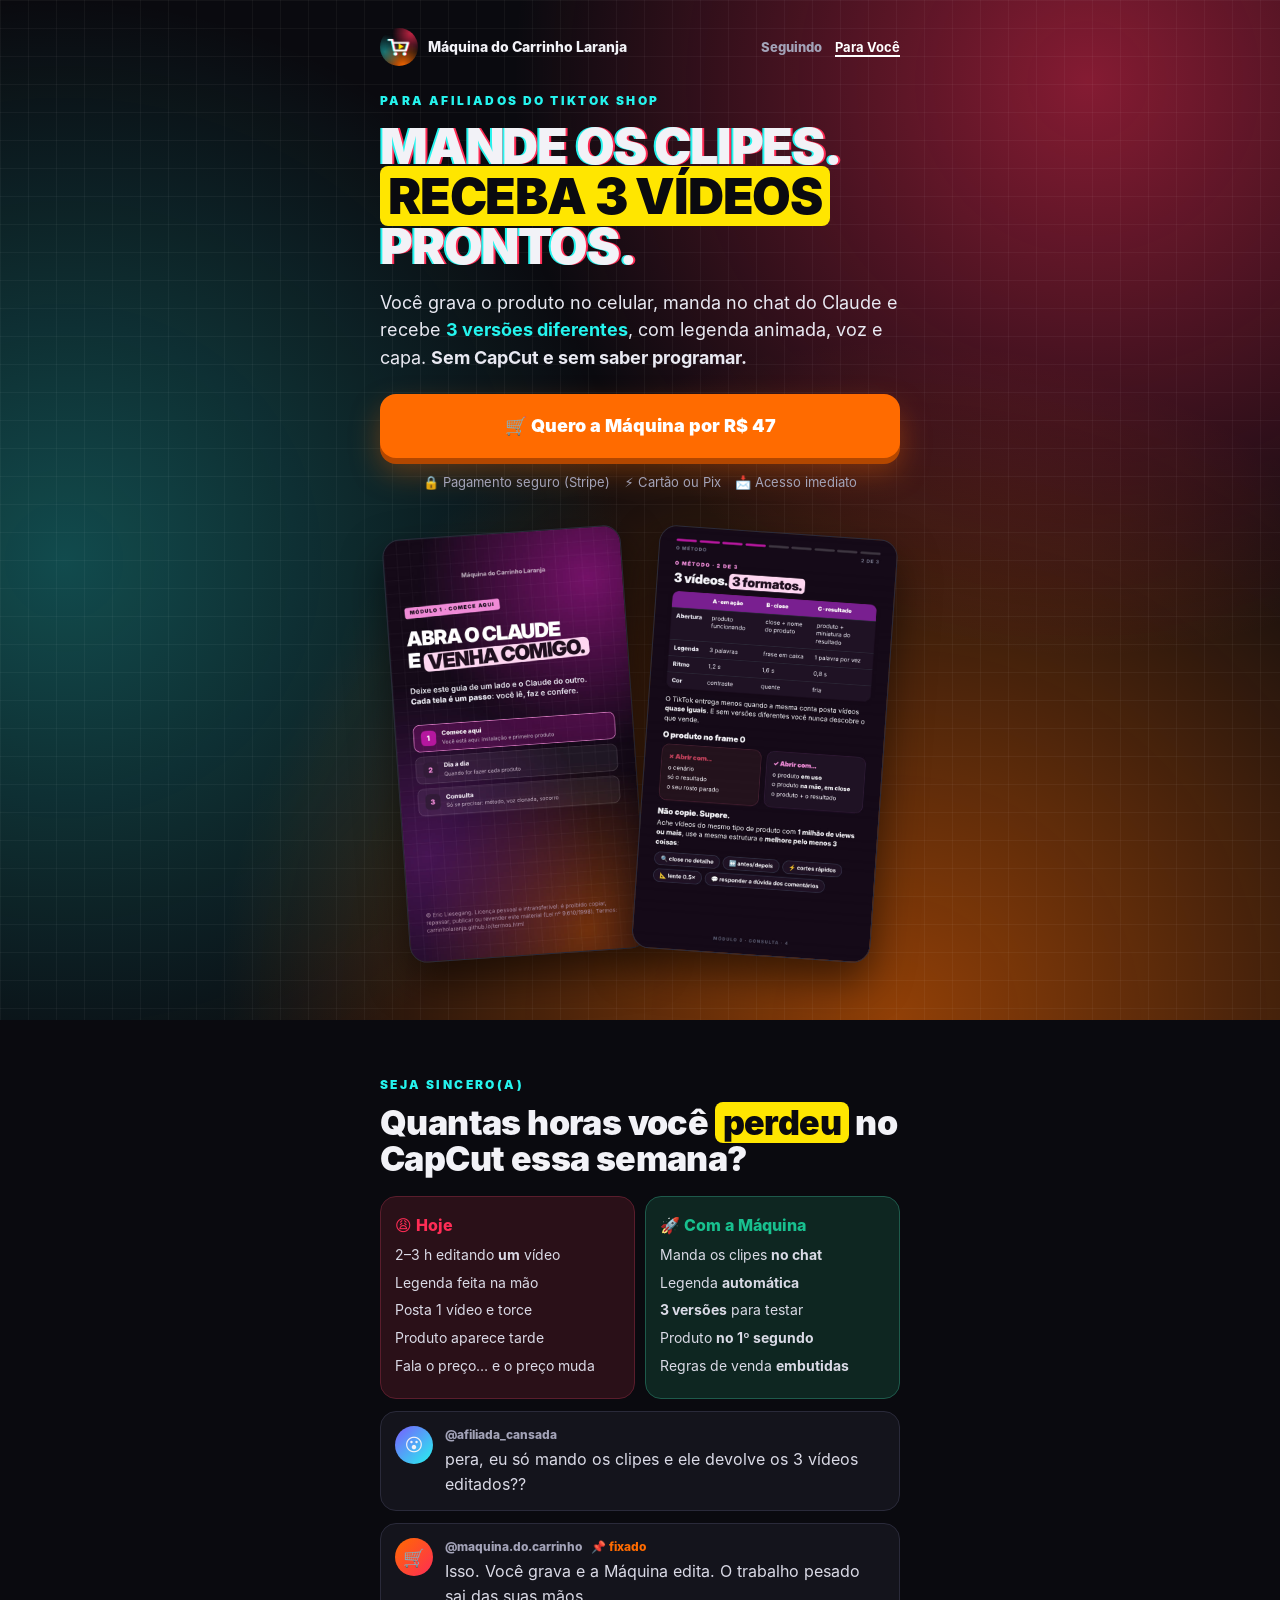
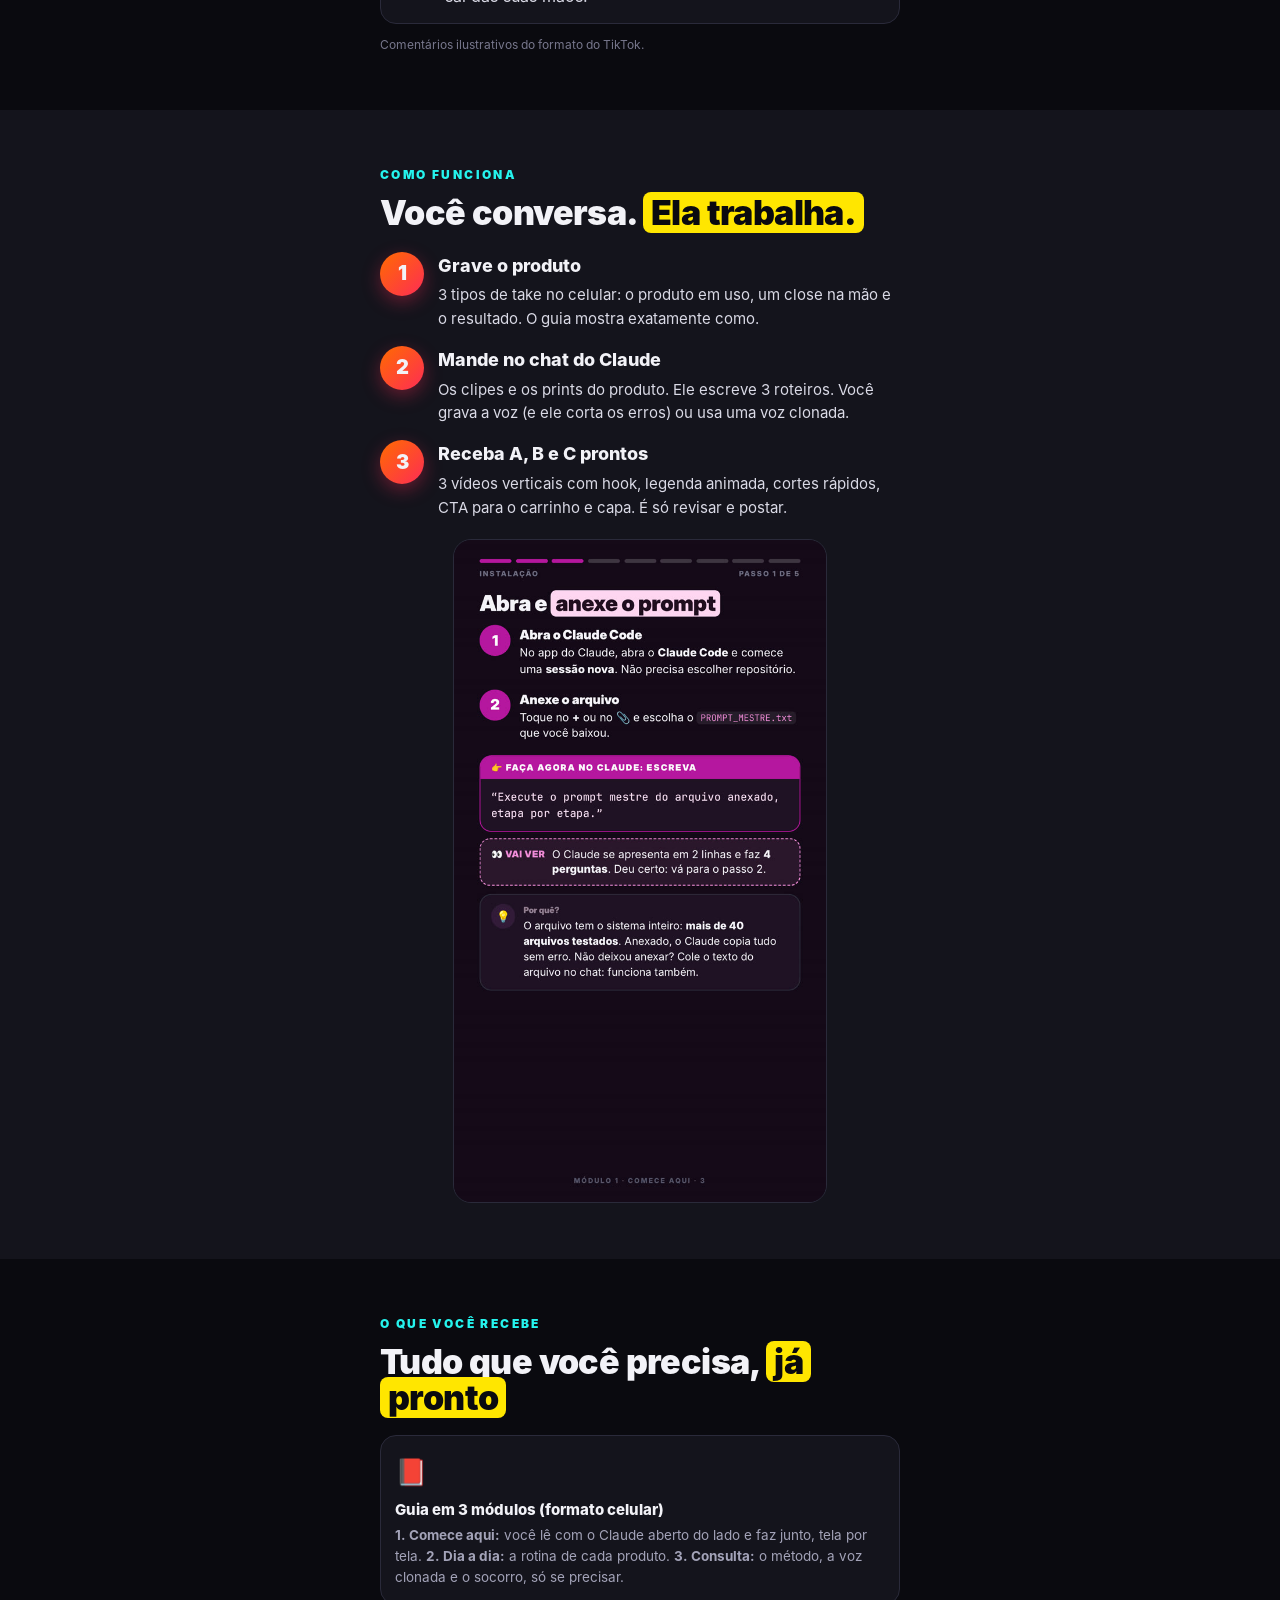
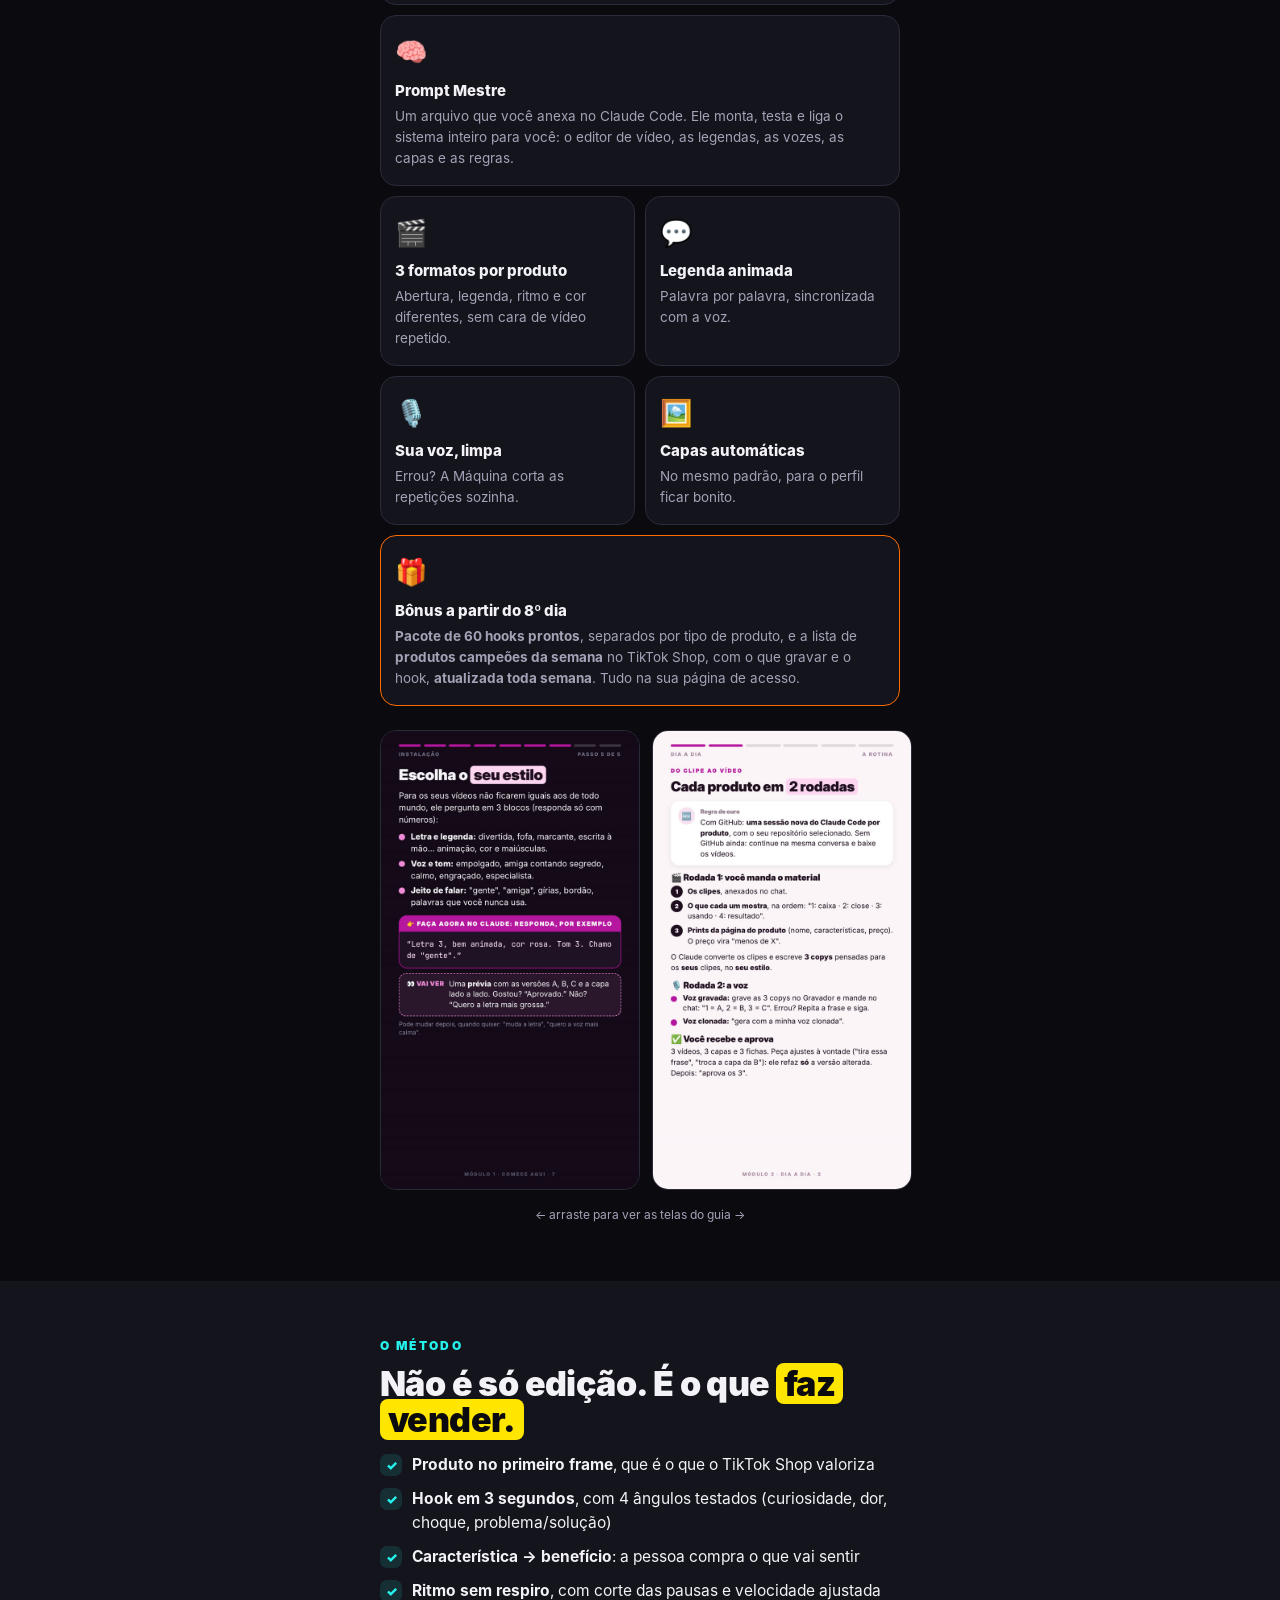
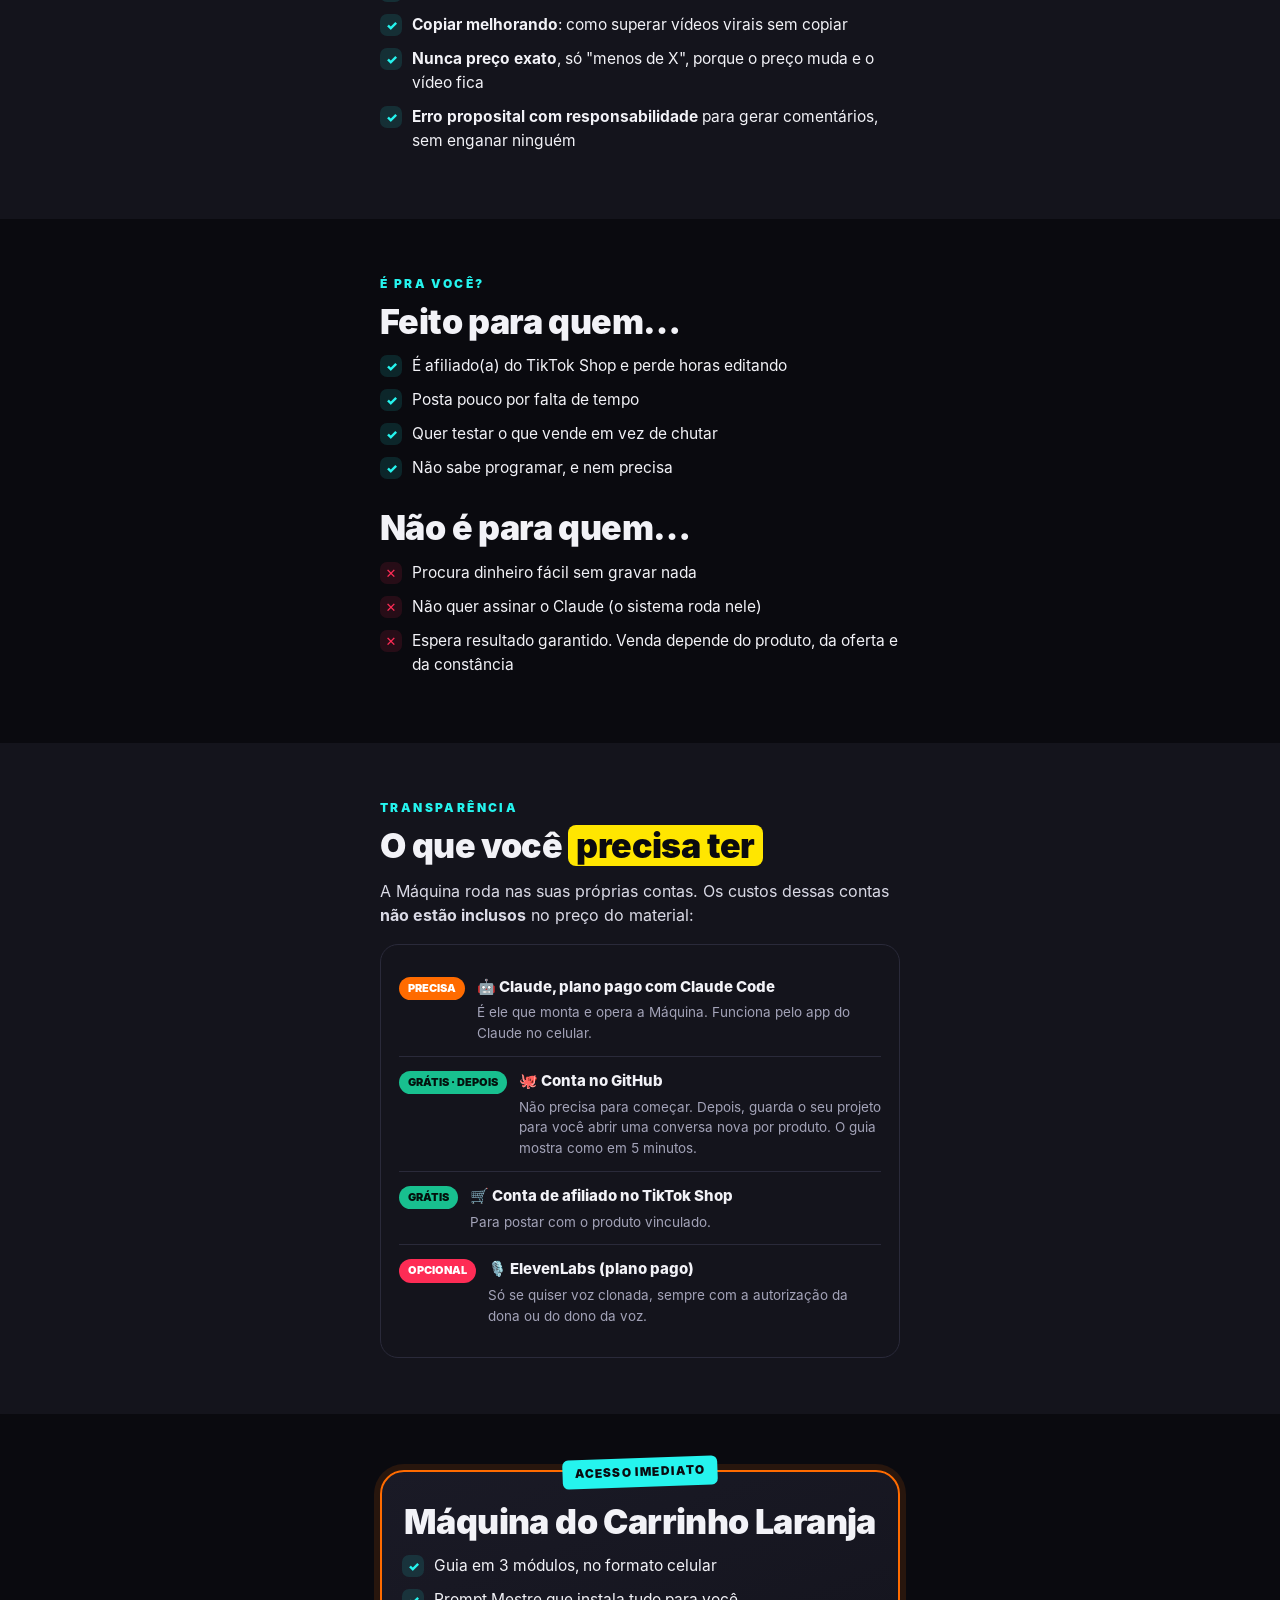
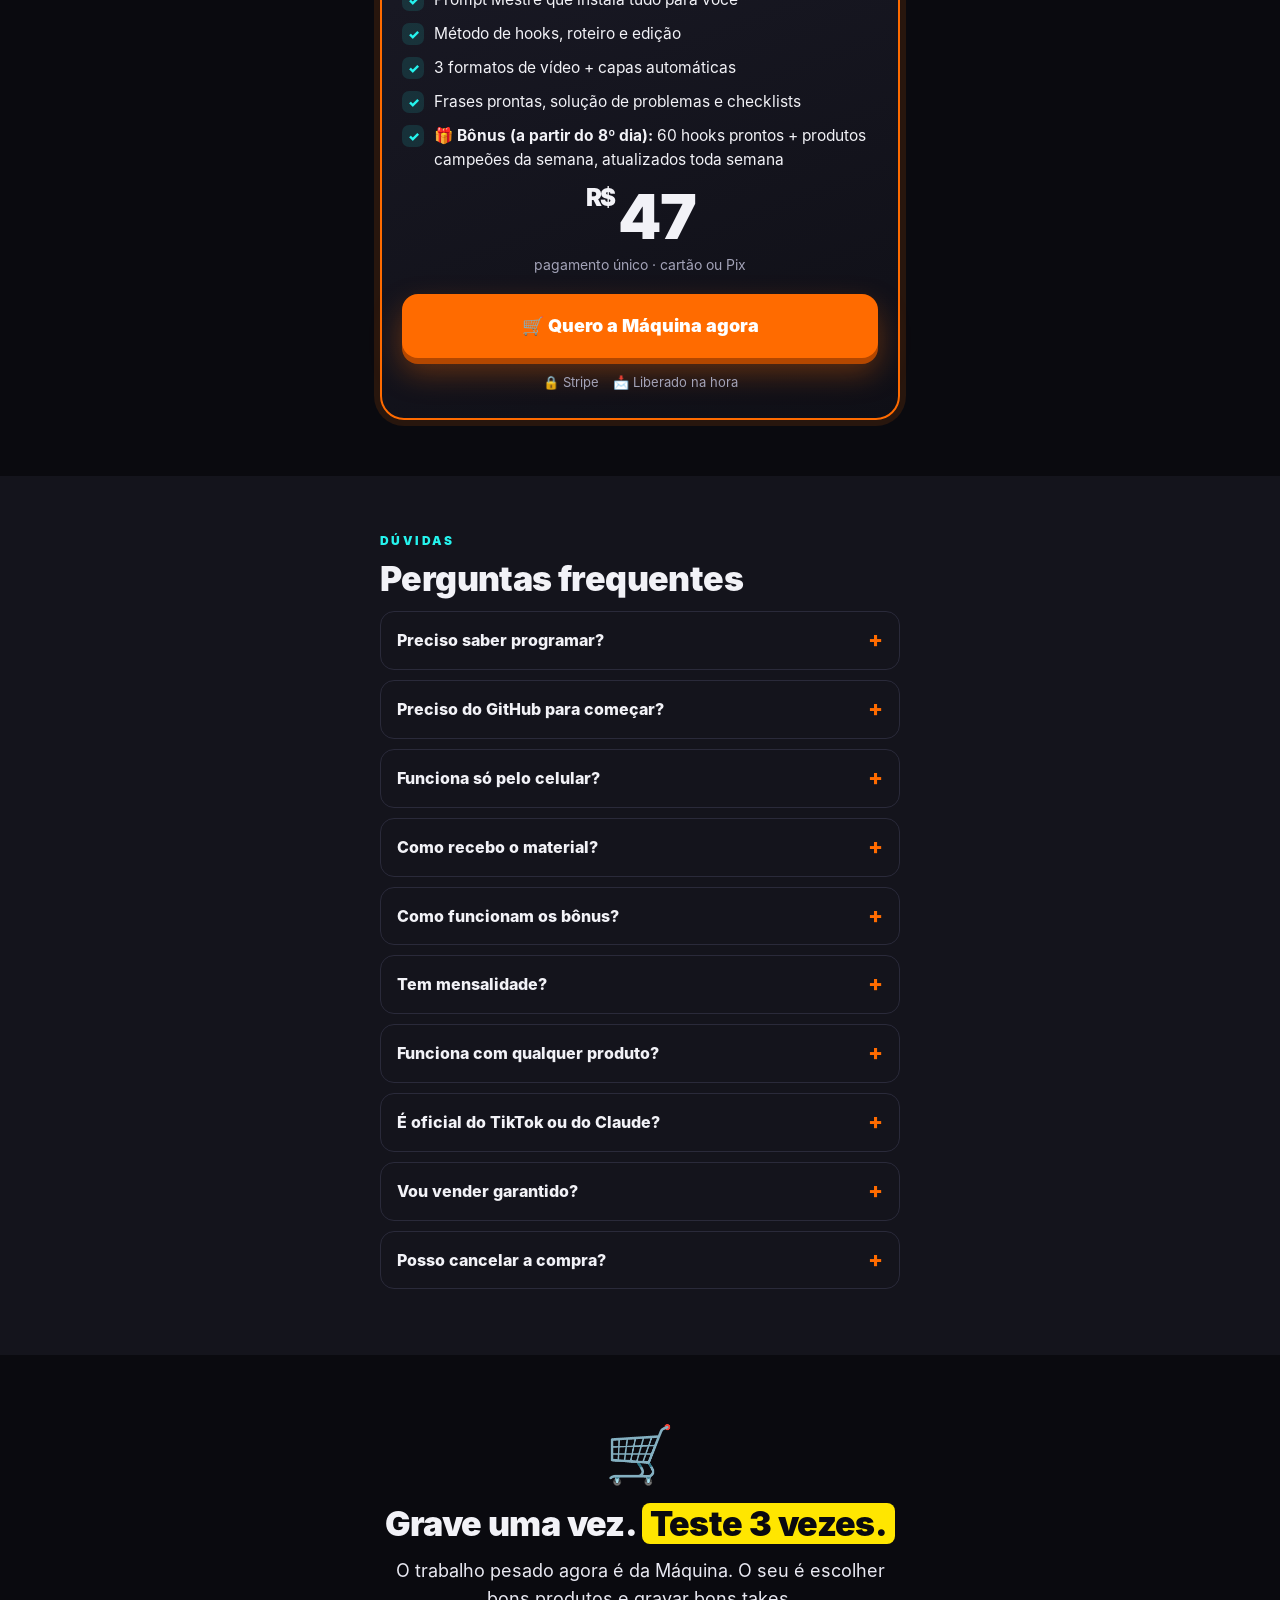
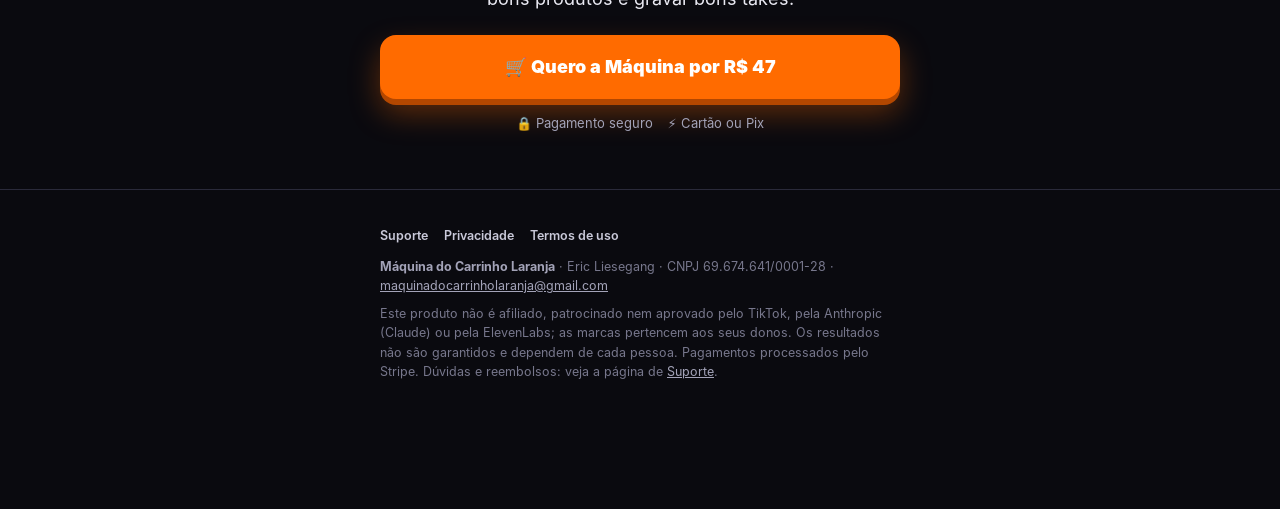
<file: index.html>
<!doctype html>
<html lang="pt-BR">
<head>
<meta charset="utf-8">
<meta name="viewport" content="width=device-width, initial-scale=1, viewport-fit=cover">
<title>Máquina do Carrinho Laranja: 3 vídeos prontos para o TikTok Shop</title>
<meta name="description" content="Mande os clipes do celular no chat e receba 3 vídeos prontos para o TikTok Shop, com legenda, voz e capa. Sem editar nada. Guia em 3 módulos + Prompt Mestre por R$ 47.">
<meta name="theme-color" content="#0A0A0F">
<meta property="og:type" content="website">
<meta property="og:title" content="Máquina do Carrinho Laranja">
<meta property="og:description" content="Mande os clipes no chat e receba 3 vídeos prontos para o TikTok Shop. Sem editar nada.">
<meta property="og:image" content="https://carrinholaranja.github.io/img/og.png">
<meta property="og:url" content="https://carrinholaranja.github.io/">
<meta name="twitter:card" content="summary_large_image">
<link rel="icon" type="image/png" href="img/favicon.png">
<link rel="apple-touch-icon" href="img/icone-180.png">
<link rel="stylesheet" href="css/fonte.css">
<style>
:root{ --preto:#0A0A0F; --preto2:#14141C; --preto3:#1D1D28; --borda:#2A2A3A; --texto:#F2F2F7; --suave:#A3A3B8;
  --rosa:#FE2C55; --ciano:#25F4EE; --laranja:#FF6B00; --amarelo:#FFE600; --verde:#18C08F }
*{ box-sizing:border-box; margin:0; padding:0 }
html{ scroll-behavior:smooth }
body{ font-family:"Inter",system-ui,-apple-system,sans-serif; background:var(--preto); color:var(--texto); line-height:1.55; -webkit-font-smoothing:antialiased }
a{ color:inherit }
img{ max-width:100%; display:block }
.wrap{ max-width:560px; margin:0 auto; padding:0 20px }
section{ padding:56px 0 }
.kicker{ font-size:12px; font-weight:900; letter-spacing:2.4px; text-transform:uppercase; color:var(--ciano); margin-bottom:10px }
h1{ font-size:clamp(34px,10vw,50px); line-height:1; font-weight:900; letter-spacing:-1.2px; text-transform:uppercase; text-shadow:-2px 0 var(--ciano),2px 0 var(--rosa) }
h2{ font-size:clamp(26px,7.4vw,34px); line-height:1.08; font-weight:900; letter-spacing:-.6px; margin-bottom:14px }
h3{ font-size:18px; font-weight:800; margin-bottom:4px }
p{ color:#DADAE6 } .lead{ font-size:18px; color:#E9E9F2 }
.hl{ background:var(--amarelo); color:var(--preto); padding:0 8px; border-radius:8px; -webkit-box-decoration-break:clone; box-decoration-break:clone; text-shadow:none }
.rosa{ color:var(--rosa) } .ciano{ color:var(--ciano) } .laranja{ color:var(--laranja) }

/* botão */
.btn{ display:flex; align-items:center; justify-content:center; gap:10px; width:100%; padding:18px 22px; border-radius:16px; background:var(--laranja); color:#fff;
  font-weight:900; font-size:18px; text-decoration:none; box-shadow:0 6px 0 #B34700, 0 14px 30px rgba(255,107,0,.35); transition:transform .1s }
.btn:active{ transform:translateY(3px); box-shadow:0 3px 0 #B34700 }
.selos{ display:flex; flex-wrap:wrap; justify-content:center; gap:6px 14px; margin-top:14px; font-size:13px; color:var(--suave) }

/* hero */
.hero{ position:relative; overflow:hidden; padding:28px 0 48px;
  background:radial-gradient(circle at 85% 8%,rgba(254,44,85,.5),transparent 40%),radial-gradient(circle at 5% 55%,rgba(37,244,238,.28),transparent 42%),radial-gradient(circle at 70% 100%,rgba(255,107,0,.55),transparent 50%),var(--preto) }
.hero::before{ content:""; position:absolute; inset:0; background-image:linear-gradient(rgba(255,255,255,.04) 1px,transparent 1px),linear-gradient(90deg,rgba(255,255,255,.04) 1px,transparent 1px); background-size:28px 28px; pointer-events:none }
.hero .wrap{ position:relative }
.topo{ display:flex; align-items:center; gap:10px; margin-bottom:26px; font-weight:800; font-size:14px }
.topo img{ width:38px; height:38px; border-radius:50% }
.abas{ margin-left:auto; color:var(--suave); font-size:13px } .abas b{ color:#fff; border-bottom:2px solid #fff; margin-left:10px }
.hero .lead{ margin:18px 0 22px }
.vitrine{ display:flex; gap:12px; justify-content:center; margin:30px 0 26px }
.vitrine img{ width:46%; border-radius:18px; box-shadow:0 18px 40px rgba(0,0,0,.55); border:1px solid #2A2A3A }
.vitrine img:first-child{ transform:rotate(-4deg) translateY(10px) } .vitrine img:last-child{ transform:rotate(4deg) translateY(10px) }

/* comentários */
.coment{ display:flex; gap:12px; background:var(--preto2); border:1px solid var(--borda); border-radius:16px; padding:14px; margin:12px 0 }
.av{ flex:none; width:38px; height:38px; border-radius:50%; display:flex; align-items:center; justify-content:center; font-size:18px; background:linear-gradient(135deg,#7A5CFF,var(--ciano)) }
.av.l{ background:linear-gradient(135deg,var(--laranja),var(--rosa)) }
.coment .nome{ font-size:12px; font-weight:800; color:var(--suave); margin-bottom:2px } .coment .fix{ color:var(--laranja); margin-left:6px }

/* antes x depois */
.vs{ display:grid; grid-template-columns:1fr 1fr; gap:10px; margin-top:18px }
.vs div{ border-radius:16px; padding:16px 14px }
.vs .ruim{ background:#2A1018; border:1px solid #5A1D2C } .vs .bom{ background:#0E2621; border:1px solid #1E5A4B }
.vs h3{ font-size:16px } .vs .ruim h3{ color:var(--rosa) } .vs .bom h3{ color:var(--verde) }
.vs ul{ list-style:none; font-size:14px; color:#DADAE6 } .vs li{ margin:6px 0 }

/* passos */
.passos{ counter-reset:p; margin-top:20px }
.passo{ display:flex; gap:14px; align-items:flex-start; margin:16px 0 }
.passo .n{ flex:none; width:44px; height:44px; border-radius:50%; background:linear-gradient(135deg,var(--laranja),var(--rosa)); display:flex; align-items:center; justify-content:center; font-weight:900; font-size:20px; box-shadow:0 6px 18px rgba(254,44,85,.35) }
.passo p{ font-size:15px }

/* cards */
.cards{ display:grid; grid-template-columns:1fr 1fr; gap:10px; margin-top:18px }
.card{ background:var(--preto2); border:1px solid var(--borda); border-radius:16px; padding:16px 14px }
.card .ico{ font-size:26px; margin-bottom:6px } .card h3{ font-size:15px } .card p{ font-size:13.5px; color:var(--suave) }
.card.largo{ grid-column:1/-1 }

/* galeria */
.galeria{ display:flex; gap:12px; overflow-x:auto; scroll-snap-type:x mandatory; padding:6px 20px 16px; margin:18px -20px 0 }
.galeria img{ flex:none; width:62%; max-width:260px; border-radius:16px; scroll-snap-align:center; border:1px solid var(--borda) }
.dica-scroll{ font-size:12px; color:var(--suave); text-align:center }

/* listas */
ul.check{ list-style:none; margin-top:14px }
ul.check li{ position:relative; padding-left:32px; margin:10px 0; font-size:15.5px }
ul.check li::before{ content:"✓"; position:absolute; left:0; top:1px; width:22px; height:22px; border-radius:7px; background:rgba(37,244,238,.12); color:var(--ciano); font-weight:900; font-size:13px; display:flex; align-items:center; justify-content:center }
ul.x li::before{ content:"✕"; background:rgba(254,44,85,.12); color:var(--rosa) }

/* requisitos */
.req{ background:var(--preto2); border:1px solid var(--borda); border-radius:18px; padding:18px; margin-top:16px }
.req .item{ display:flex; gap:12px; padding:12px 0; border-bottom:1px solid var(--borda) } .req .item:last-child{ border:0 }
.req .tag{ flex:none; font-size:11px; font-weight:900; padding:3px 9px; border-radius:99px; height:fit-content; margin-top:2px }
.tag.ob{ background:var(--laranja); color:#fff } .tag.gr{ background:var(--verde); color:#04110D } .tag.op{ background:var(--rosa); color:#fff }
.req h3{ font-size:15px } .req p{ font-size:13.5px; color:var(--suave) }

/* oferta */
.oferta{ position:relative; border-radius:24px; padding:26px 20px; background:linear-gradient(160deg,#1A1A26,#0F0F16); border:2px solid var(--laranja); box-shadow:0 0 0 6px rgba(255,107,0,.12) }
.oferta .selo{ position:absolute; top:-14px; left:50%; transform:translateX(-50%) rotate(-2deg); background:var(--ciano); color:var(--preto); font-weight:900; font-size:12px; letter-spacing:1.2px; padding:5px 12px; border-radius:6px; white-space:nowrap }
.preco{ text-align:center; margin:14px 0 18px }
.preco .valor{ font-size:62px; font-weight:900; letter-spacing:-2px; line-height:1 } .preco .valor small{ font-size:24px; vertical-align:top; margin-right:4px }
.preco .sub{ color:var(--suave); font-size:14px; margin-top:6px }

/* faq */
details{ background:var(--preto2); border:1px solid var(--borda); border-radius:14px; padding:16px; margin:10px 0 }
summary{ font-weight:800; cursor:pointer; list-style:none; display:flex; justify-content:space-between; gap:10px }
summary::-webkit-details-marker{ display:none } summary::after{ content:"+"; color:var(--laranja); font-size:22px; line-height:1 }
details[open] summary::after{ content:"–" } details p{ margin-top:10px; font-size:14.5px; color:#CFCFDD }

.garantia{ display:flex; gap:16px; align-items:center; background:#0E2621; border:1px solid #1E5A4B; border-radius:18px; padding:18px }
.garantia .g{ flex:none; width:64px; height:64px; border-radius:50%; border:3px solid var(--verde); display:flex; flex-direction:column; align-items:center; justify-content:center; font-weight:900; color:var(--verde); line-height:1 }
.garantia .g b{ font-size:24px } .garantia .g small{ font-size:9px; letter-spacing:1px }

footer{ padding:36px 0 120px; border-top:1px solid var(--borda); font-size:12.5px; color:#77778C }
footer p{ color:#77778C; margin:8px 0 }

/* barra fixa */
.fixa{ position:fixed; left:0; right:0; bottom:0; padding:12px 16px calc(12px + env(safe-area-inset-bottom)); background:rgba(10,10,15,.92); backdrop-filter:blur(10px); border-top:1px solid var(--borda);
  display:flex; align-items:center; gap:12px; transform:translateY(110%); visibility:hidden; transition:transform .3s, visibility .3s; z-index:9 }
.fixa.on{ transform:none; visibility:visible }
.fixa .info{ font-size:13px; line-height:1.2 } .fixa .info b{ display:block; font-size:18px }
.fixa .btn{ padding:14px 16px; font-size:16px; box-shadow:0 4px 0 #B34700 }
</style>
</head>
<body>

<!-- HERO -->
<header class="hero">
  <div class="wrap">
    <div class="topo"><img src="img/icone-180.png" alt=""><span>Máquina do Carrinho Laranja</span><span class="abas">Seguindo <b>Para Você</b></span></div>
    <div class="kicker">Para afiliados do TikTok Shop</div>
    <h1>Mande os clipes.<br><span class="hl">Receba 3 vídeos</span><br>prontos.</h1>
    <p class="lead">Você grava o produto no celular, manda no chat do Claude e recebe <b class="ciano">3 versões diferentes</b>, com legenda animada, voz e capa. <b>Sem CapCut e sem saber programar.</b></p>
    <a class="btn" href="https://maquina.carrinholaranja.workers.dev/comprar?origem=topo" data-cta>🛒 Quero a Máquina por R$ 47</a>
    <div class="selos"><span>🔒 Pagamento seguro (Stripe)</span><span>⚡ Cartão ou Pix</span><span>📩 Acesso imediato</span></div>
    <div class="vitrine"><img src="img/m1-capa.jpg" alt="Capa do Módulo 1 do guia: Abra o Claude e venha comigo"><img src="img/m3-formatos.jpg" alt="Os 3 formatos de vídeo A, B e C"></div>
  </div>
</header>

<!-- DOR -->
<section><div class="wrap">
  <div class="kicker">Seja sincero(a)</div>
  <h2>Quantas horas você <span class="hl">perdeu</span> no CapCut essa semana?</h2>
  <div class="vs">
    <div class="ruim"><h3>😩 Hoje</h3><ul><li>2–3 h editando <b>um</b> vídeo</li><li>Legenda feita na mão</li><li>Posta 1 vídeo e torce</li><li>Produto aparece tarde</li><li>Fala o preço… e o preço muda</li></ul></div>
    <div class="bom"><h3>🚀 Com a Máquina</h3><ul><li>Manda os clipes <b>no chat</b></li><li>Legenda <b>automática</b></li><li><b>3 versões</b> para testar</li><li>Produto <b>no 1º segundo</b></li><li>Regras de venda <b>embutidas</b></li></ul></div>
  </div>
  <div class="coment"><div class="av">😮</div><div><div class="nome">@afiliada_cansada</div><p>pera, eu só mando os clipes e ele devolve os 3 vídeos editados??</p></div></div>
  <div class="coment"><div class="av l">🛒</div><div><div class="nome">@maquina.do.carrinho <span class="fix">📌 fixado</span></div><p>Isso. Você grava e a Máquina edita. O trabalho pesado sai das suas mãos.</p></div></div>
  <p style="font-size:12px;color:#77778C;margin-top:6px">Comentários ilustrativos do formato do TikTok.</p>
</div></section>

<!-- COMO FUNCIONA -->
<section style="background:var(--preto2)"><div class="wrap">
  <div class="kicker">Como funciona</div>
  <h2>Você conversa. <span class="hl">Ela trabalha.</span></h2>
  <div class="passos">
    <div class="passo"><div class="n">1</div><div><h3>Grave o produto</h3><p>3 tipos de take no celular: o produto em uso, um close na mão e o resultado. O guia mostra exatamente como.</p></div></div>
    <div class="passo"><div class="n">2</div><div><h3>Mande no chat do Claude</h3><p>Os clipes e os prints do produto. Ele escreve 3 roteiros. Você grava a voz (e ele corta os erros) ou usa uma voz clonada.</p></div></div>
    <div class="passo"><div class="n">3</div><div><h3>Receba A, B e C prontos</h3><p>3 vídeos verticais com hook, legenda animada, cortes rápidos, CTA para o carrinho e capa. É só revisar e postar.</p></div></div>
  </div>
  <img src="img/m1-passo1.jpg" alt="Passo a passo do guia, feito junto com o Claude aberto" style="width:72%;margin:20px auto 0;border-radius:18px;border:1px solid var(--borda)">
</div></section>

<!-- O QUE VEM -->
<section><div class="wrap">
  <div class="kicker">O que você recebe</div>
  <h2>Tudo que você precisa, <span class="hl">já pronto</span></h2>
  <div class="cards">
    <div class="card largo"><div class="ico">📕</div><h3>Guia em 3 módulos (formato celular)</h3><p><b>1. Comece aqui:</b> você lê com o Claude aberto do lado e faz junto, tela por tela. <b>2. Dia a dia:</b> a rotina de cada produto. <b>3. Consulta:</b> o método, a voz clonada e o socorro, só se precisar.</p></div>
    <div class="card largo"><div class="ico">🧠</div><h3>Prompt Mestre</h3><p>Um arquivo que você anexa no Claude Code. Ele monta, testa e liga o sistema inteiro para você: o editor de vídeo, as legendas, as vozes, as capas e as regras.</p></div>
    <div class="card"><div class="ico">🎬</div><h3>3 formatos por produto</h3><p>Abertura, legenda, ritmo e cor diferentes, sem cara de vídeo repetido.</p></div>
    <div class="card"><div class="ico">💬</div><h3>Legenda animada</h3><p>Palavra por palavra, sincronizada com a voz.</p></div>
    <div class="card"><div class="ico">🎙️</div><h3>Sua voz, limpa</h3><p>Errou? A Máquina corta as repetições sozinha.</p></div>
    <div class="card"><div class="ico">🖼️</div><h3>Capas automáticas</h3><p>No mesmo padrão, para o perfil ficar bonito.</p></div>
    <div class="card largo" style="border-color:var(--laranja)"><div class="ico">🎁</div><h3>Bônus a partir do 8º dia</h3><p><b>Pacote de 60 hooks prontos</b>, separados por tipo de produto, e a lista de <b>produtos campeões da semana</b> no TikTok Shop, com o que gravar e o hook, <b>atualizada toda semana</b>. Tudo na sua página de acesso.</p></div>
  </div>
  <div class="galeria">
    <img src="img/m1-estilo.jpg" alt="Escolha o seu estilo" loading="lazy"><img src="img/m2-rotina.jpg" alt="Cada produto em 2 rodadas" loading="lazy">
    <img src="img/m3-formatos.jpg" alt="Os 3 formatos" loading="lazy"><img src="img/m3-regras.jpg" alt="Regras que protegem você" loading="lazy">
    <img src="img/m2-cola.jpg" alt="Frases prontas" loading="lazy">
  </div>
  <p class="dica-scroll">← arraste para ver as telas do guia →</p>
</div></section>

<!-- MÉTODO -->
<section style="background:var(--preto2)"><div class="wrap">
  <div class="kicker">O método</div>
  <h2>Não é só edição. É o que <span class="hl">faz vender.</span></h2>
  <ul class="check">
    <li><b>Produto no primeiro frame</b>, que é o que o TikTok Shop valoriza</li>
    <li><b>Hook em 3 segundos</b>, com 4 ângulos testados (curiosidade, dor, choque, problema/solução)</li>
    <li><b>Característica → benefício</b>: a pessoa compra o que vai sentir</li>
    <li><b>Ritmo sem respiro</b>, com corte das pausas e velocidade ajustada</li>
    <li><b>Copiar melhorando</b>: como superar vídeos virais sem copiar</li>
    <li><b>Nunca preço exato</b>, só "menos de X", porque o preço muda e o vídeo fica</li>
    <li><b>Erro proposital com responsabilidade</b> para gerar comentários, sem enganar ninguém</li>
  </ul>
</div></section>

<!-- PRA QUEM -->
<section><div class="wrap">
  <div class="kicker">É pra você?</div>
  <h2>Feito para quem…</h2>
  <ul class="check">
    <li>É afiliado(a) do TikTok Shop e perde horas editando</li>
    <li>Posta pouco por falta de tempo</li>
    <li>Quer testar o que vende em vez de chutar</li>
    <li>Não sabe programar, e nem precisa</li>
  </ul>
  <h2 style="margin-top:30px">Não é para quem…</h2>
  <ul class="check x">
    <li>Procura dinheiro fácil sem gravar nada</li>
    <li>Não quer assinar o Claude (o sistema roda nele)</li>
    <li>Espera resultado garantido. Venda depende do produto, da oferta e da constância</li>
  </ul>
</div></section>

<!-- REQUISITOS -->
<section style="background:var(--preto2)"><div class="wrap">
  <div class="kicker">Transparência</div>
  <h2>O que você <span class="hl">precisa ter</span></h2>
  <p>A Máquina roda nas suas próprias contas. Os custos dessas contas <b>não estão inclusos</b> no preço do material:</p>
  <div class="req">
    <div class="item"><span class="tag ob">PRECISA</span><div><h3>🤖 Claude, plano pago com Claude Code</h3><p>É ele que monta e opera a Máquina. Funciona pelo app do Claude no celular.</p></div></div>
    <div class="item"><span class="tag gr">GRÁTIS · DEPOIS</span><div><h3>🐙 Conta no GitHub</h3><p>Não precisa para começar. Depois, guarda o seu projeto para você abrir uma conversa nova por produto. O guia mostra como em 5 minutos.</p></div></div>
    <div class="item"><span class="tag gr">GRÁTIS</span><div><h3>🛒 Conta de afiliado no TikTok Shop</h3><p>Para postar com o produto vinculado.</p></div></div>
    <div class="item"><span class="tag op">OPCIONAL</span><div><h3>🎙️ ElevenLabs (plano pago)</h3><p>Só se quiser voz clonada, sempre com a autorização da dona ou do dono da voz.</p></div></div>
  </div>
</div></section>

<!-- OFERTA -->
<section id="oferta"><div class="wrap">
  <div class="oferta">
    <div class="selo">ACESSO IMEDIATO</div>
    <h2 style="text-align:center;margin-top:6px">Máquina do Carrinho Laranja</h2>
    <ul class="check" style="margin-top:6px">
      <li>Guia em 3 módulos, no formato celular</li>
      <li>Prompt Mestre que instala tudo para você</li>
      <li>Método de hooks, roteiro e edição</li>
      <li>3 formatos de vídeo + capas automáticas</li>
      <li>Frases prontas, solução de problemas e checklists</li>
      <li><b>🎁 Bônus (a partir do 8º dia):</b> 60 hooks prontos + produtos campeões da semana, atualizados toda semana</li>
    </ul>
    <div class="preco"><div class="valor"><small>R$</small>47</div><div class="sub">pagamento único · cartão ou Pix</div></div>
    <a class="btn" href="https://maquina.carrinholaranja.workers.dev/comprar?origem=oferta" data-cta>🛒 Quero a Máquina agora</a>
    <div class="selos"><span>🔒 Stripe</span><span>📩 Liberado na hora</span></div>
  </div>
</div></section>

<!-- FAQ -->
<section style="background:var(--preto2)"><div class="wrap">
  <div class="kicker">Dúvidas</div>
  <h2>Perguntas frequentes</h2>
  <details><summary>Preciso saber programar?</summary><p>Não. O Claude faz a parte técnica e explica cada etapa em português simples. Sua parte é criar as contas, gravar os clipes e aprovar os vídeos.</p></details>
  <details><summary>Preciso do GitHub para começar?</summary><p>Não. Você instala e faz os primeiros vídeos só com o Claude. O GitHub (grátis) entra depois, para guardar tudo e abrir uma conversa nova por produto. O guia mostra o passo a passo.</p></details>
  <details><summary>Funciona só pelo celular?</summary><p>Sim. O Claude Code roda na nuvem: você instala e usa tudo pelo app do Claude, sem computador.</p></details>
  <details><summary>Como recebo o material?</summary><p>Logo depois do pagamento você é levado(a) à sua página de acesso, com o guia em PDF e o Prompt Mestre. O link também chega por e-mail.</p></details>
  <details><summary>Como funcionam os bônus?</summary><p>A partir do 8º dia depois da compra, a sua página de acesso libera o pacote de 60 hooks prontos e a lista de produtos campeões da semana no TikTok Shop, com o que gravar e o hook sugerido. A lista é atualizada toda semana enquanto a Máquina estiver à venda.</p></details>
  <details><summary>Tem mensalidade?</summary><p>O material é pagamento único de R$ 47. O que é assinatura é o Claude (e o ElevenLabs, se você quiser voz clonada), pagos direto a esses serviços.</p></details>
  <details><summary>Funciona com qualquer produto?</summary><p>Com produtos físicos que dá para mostrar em uso: o método foi feito para isso. Quanto melhores os takes, melhores os vídeos.</p></details>
  <details><summary>É oficial do TikTok ou do Claude?</summary><p>Não. É um material independente que usa essas ferramentas, sem afiliação ou patrocínio delas.</p></details>
  <details><summary>Vou vender garantido?</summary><p>Ninguém pode garantir vendas. A Máquina economiza o seu tempo e aplica um método de vídeo para afiliados; o resultado depende do produto, da oferta e da sua constância.</p></details>
  <details><summary>Posso cancelar a compra?</summary><p>Sim, nos termos do Código de Defesa do Consumidor (art. 49). Veja como em <a href="suporte.html" style="color:var(--ciano)">Suporte</a> e nos <a href="termos.html" style="color:var(--ciano)">Termos</a>.</p></details>
</div></section>

<!-- CTA FINAL -->
<section><div class="wrap" style="text-align:center">
  <div style="font-size:56px">🛒</div>
  <h2 style="margin-top:8px">Grave uma vez. <span class="hl">Teste 3 vezes.</span></h2>
  <p class="lead" style="margin:10px 0 22px">O trabalho pesado agora é da Máquina. O seu é escolher bons produtos e gravar bons takes.</p>
  <a class="btn" href="https://maquina.carrinholaranja.workers.dev/comprar?origem=final" data-cta>🛒 Quero a Máquina por R$ 47</a>
  <div class="selos"><span>🔒 Pagamento seguro</span><span>⚡ Cartão ou Pix</span></div>
</div></section>

<footer><div class="wrap">
  <nav style="display:flex;flex-wrap:wrap;gap:6px 16px;margin-bottom:12px"><a href="suporte.html" style="color:#C9C9D9;text-decoration:none;font-weight:600">Suporte</a><a href="privacidade.html" style="color:#C9C9D9;text-decoration:none;font-weight:600">Privacidade</a><a href="termos.html" style="color:#C9C9D9;text-decoration:none;font-weight:600">Termos de uso</a></nav>
  <p><b style="color:#A3A3B8">Máquina do Carrinho Laranja</b> · Eric Liesegang · CNPJ 69.674.641/0001-28 · <a href="mailto:maquinadocarrinholaranja@gmail.com" style="color:#A3A3B8">maquinadocarrinholaranja@gmail.com</a></p>
  <p>Este produto não é afiliado, patrocinado nem aprovado pelo TikTok, pela Anthropic (Claude) ou pela ElevenLabs; as marcas pertencem aos seus donos. Os resultados não são garantidos e dependem de cada pessoa. Pagamentos processados pelo Stripe. Dúvidas e reembolsos: veja a página de <a href="suporte.html" style="color:#A3A3B8">Suporte</a>.</p>
</div></footer>

<div class="fixa" id="fixa"><div class="info">Máquina do Carrinho Laranja<b>R$ 47</b></div><a class="btn" href="https://maquina.carrinholaranja.workers.dev/comprar?origem=barra" data-cta style="flex:1">🛒 Quero agora</a></div>

<script>
  // barra fixa aparece depois do topo e some na oferta
  const fixa = document.getElementById('fixa'), oferta = document.getElementById('oferta');
  const onScroll = () => {
    const y = window.scrollY, o = oferta.getBoundingClientRect();
    fixa.classList.toggle('on', y > 520 && !(o.top < window.innerHeight && o.bottom > 0));
  };
  addEventListener('scroll', onScroll, { passive: true }); onScroll();

  // origem do link (ex.: carrinholaranja.github.io/?o=videoA) vai junto no botão, para medir cada vídeo
  const o = (new URLSearchParams(location.search).get('o') || '').replace(/[^A-Za-z0-9_-]/g, '').slice(0, 40);
  if (o) document.querySelectorAll('a[data-cta]').forEach(a => { a.href += '&o=' + encodeURIComponent(o); });
</script>
<!-- Cloudflare Web Analytics: visitas anônimas, sem cookies (ver privacidade.html) -->
<script defer src="https://static.cloudflareinsights.com/beacon.min.js" data-cf-beacon='{"token": "e5b07121cb8c4eb0ac2bcfa3cac57cc4"}'></script>
</body>
</html>
</file>
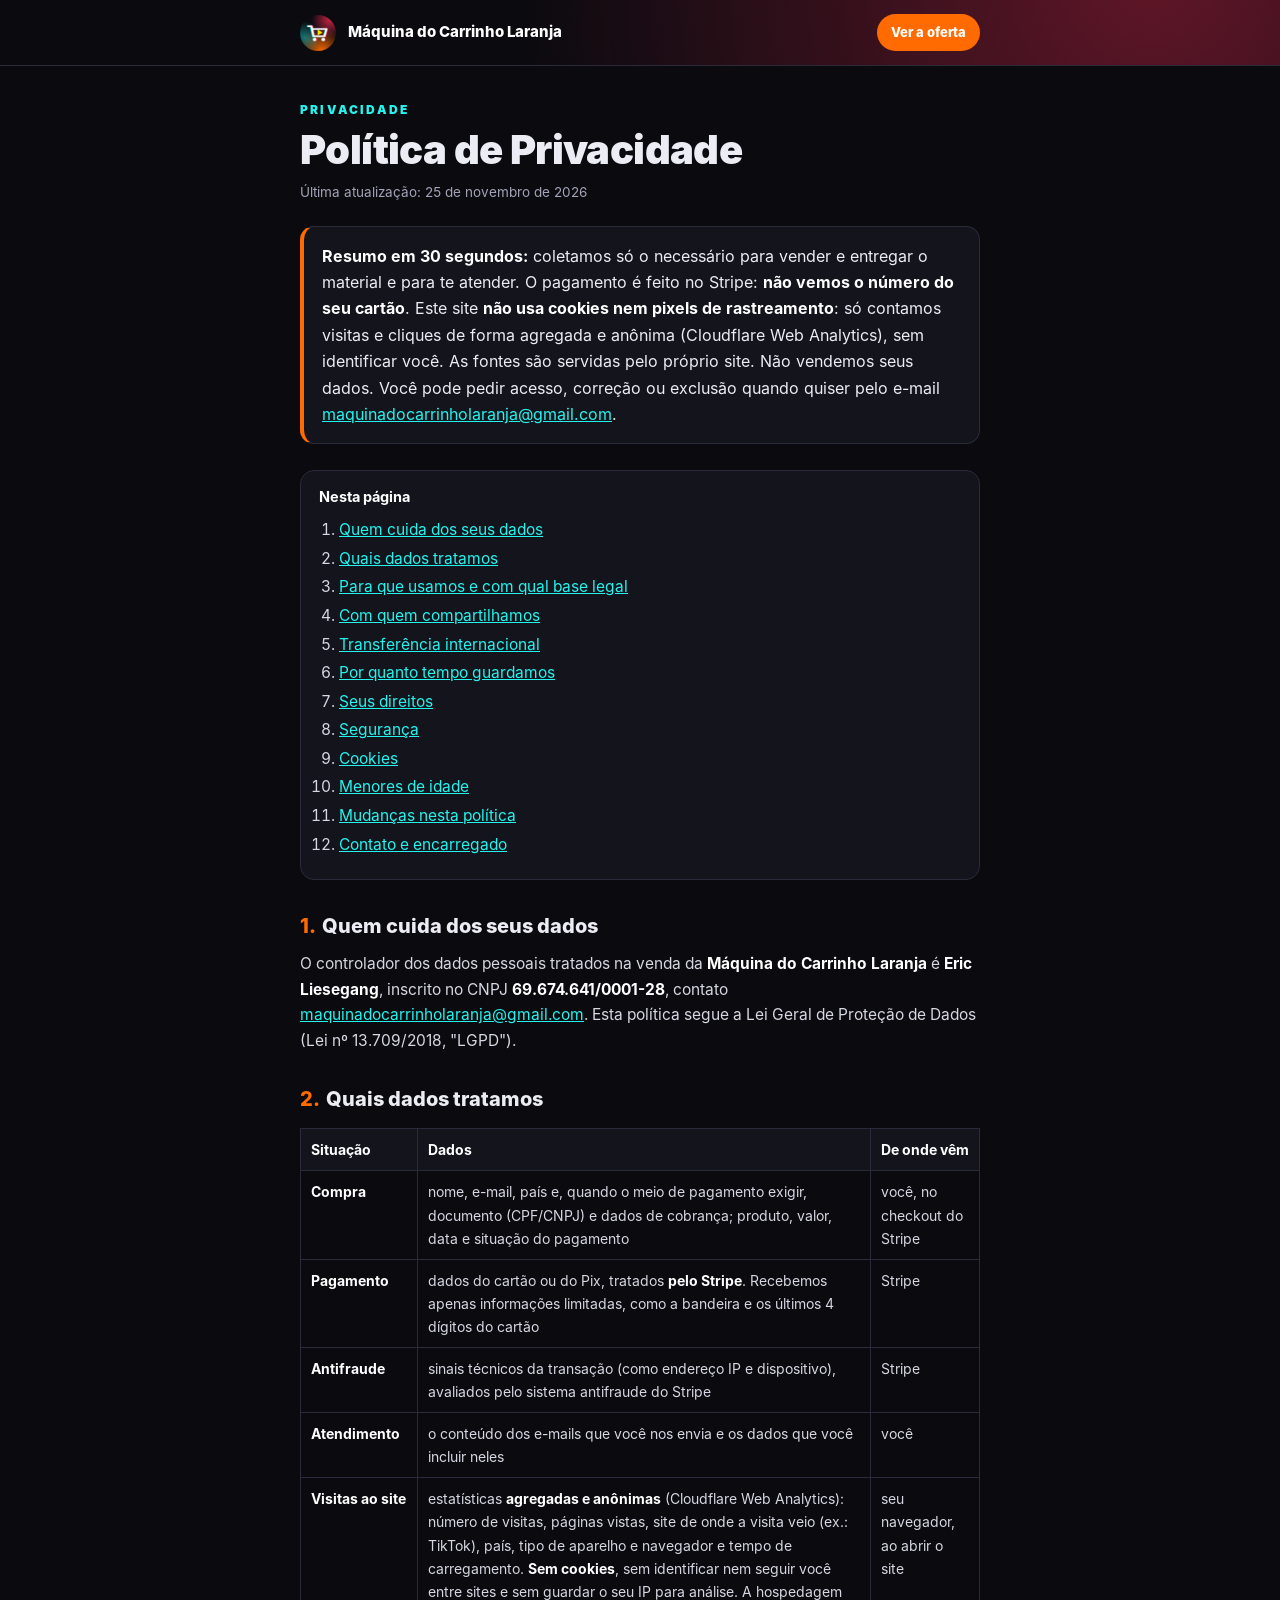
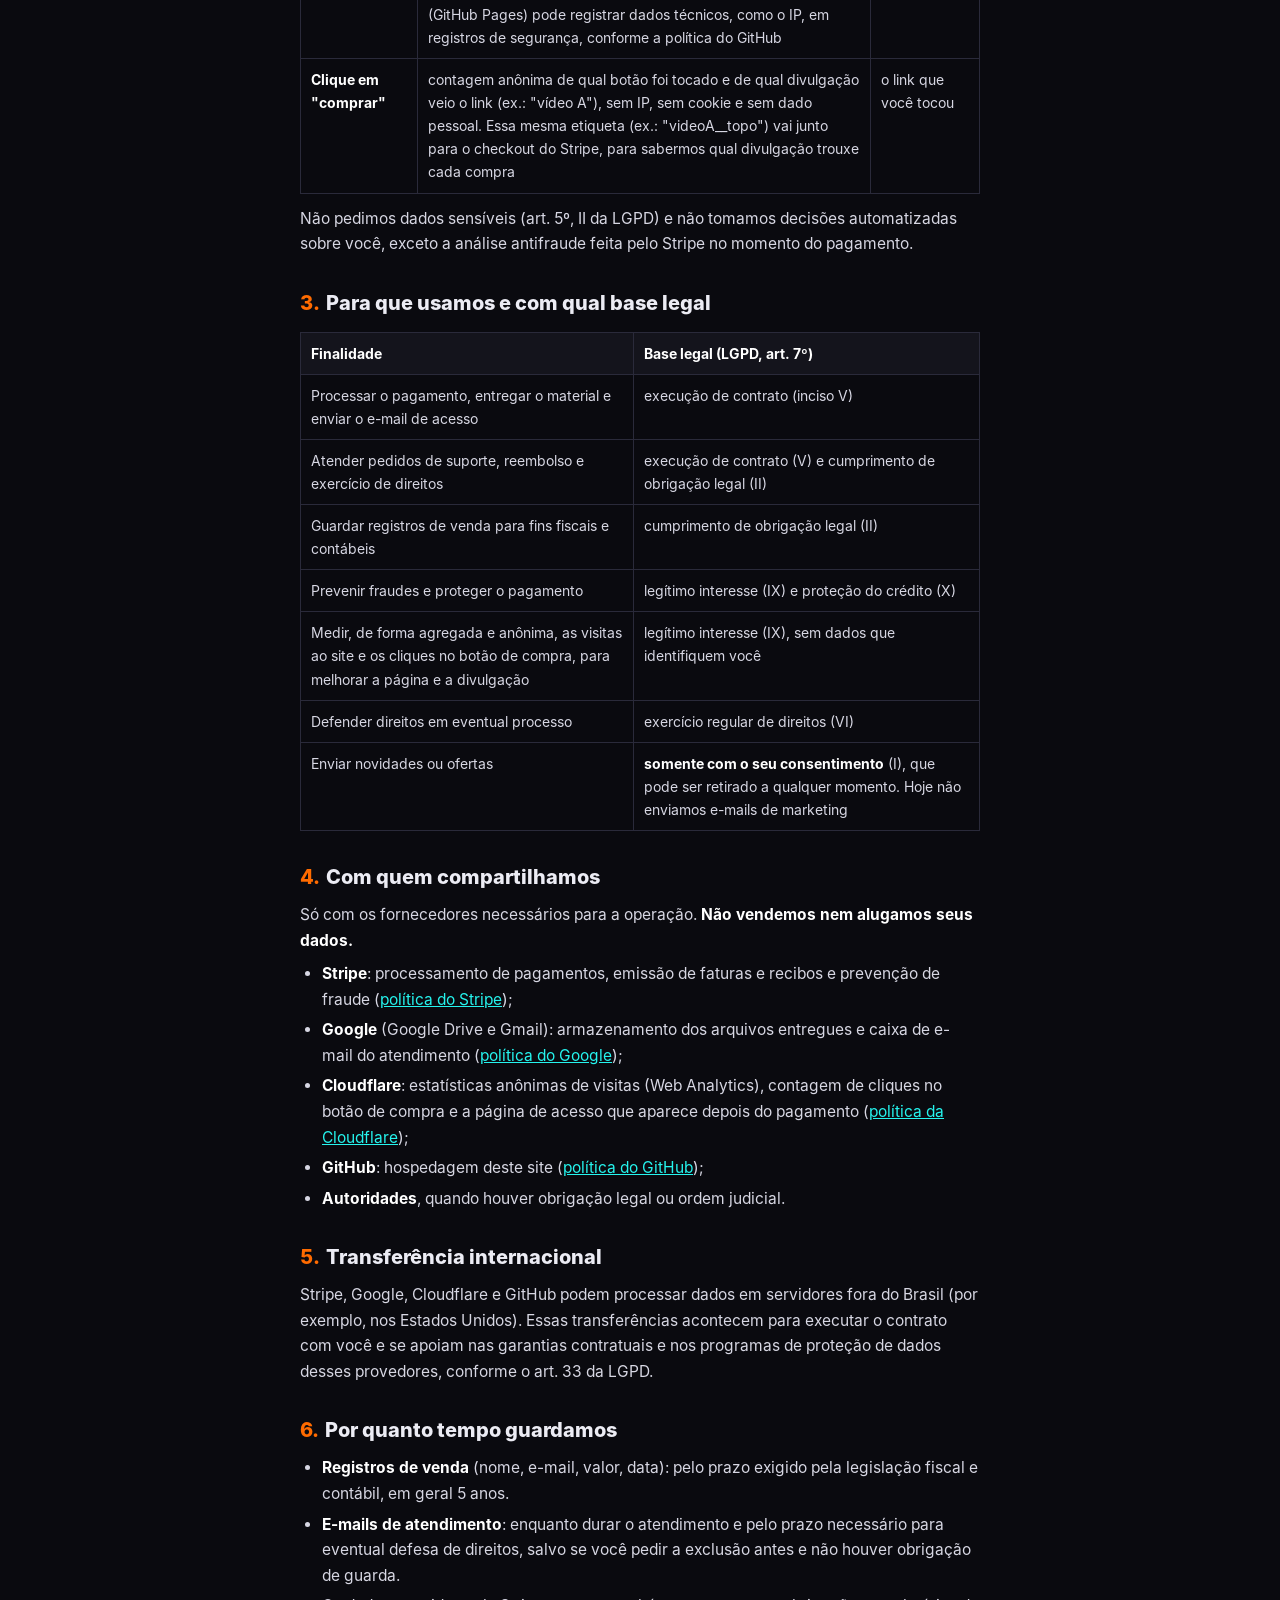
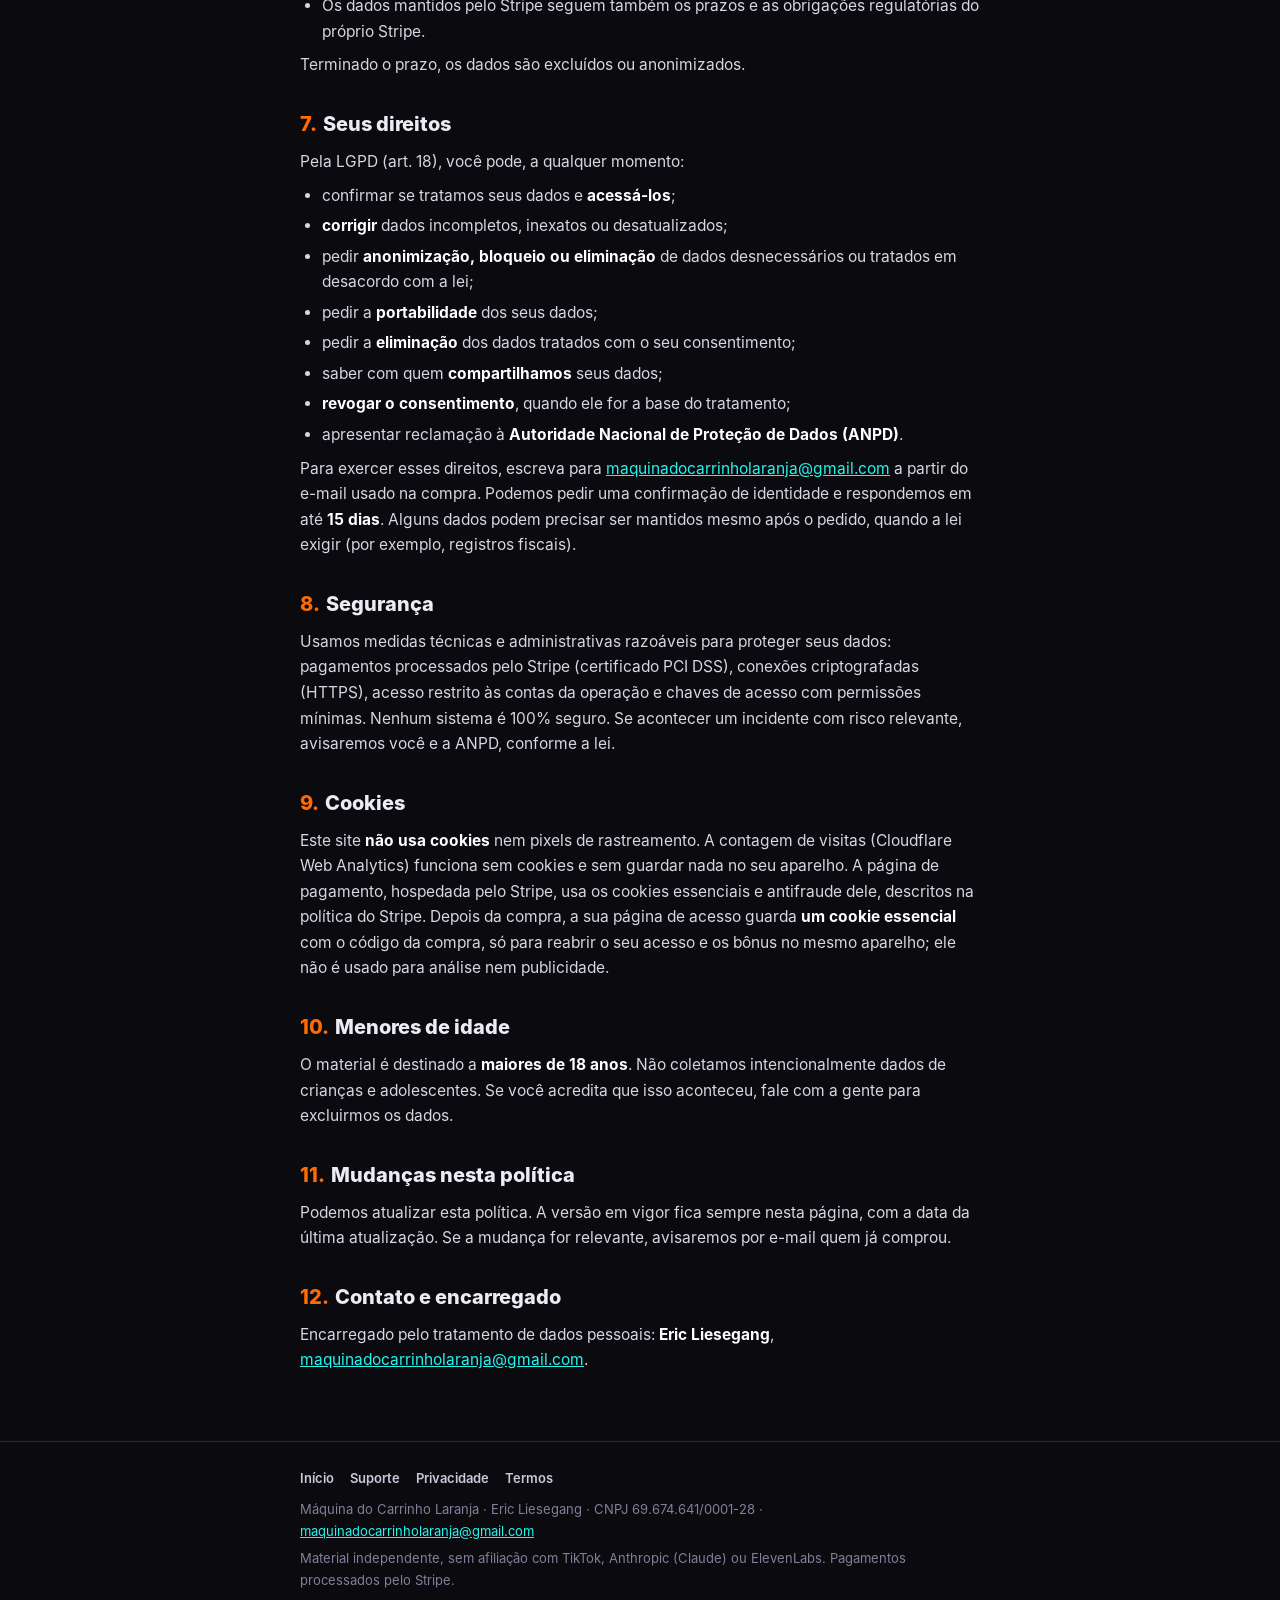
<file: privacidade.html>
<!doctype html>
<html lang="pt-BR">
<head>
<meta charset="utf-8">
<meta name="viewport" content="width=device-width, initial-scale=1, viewport-fit=cover">
<title>Política de Privacidade | Máquina do Carrinho Laranja</title>
<meta name="description" content="Como a Máquina do Carrinho Laranja trata os seus dados pessoais, de acordo com a LGPD.">
<meta name="theme-color" content="#0A0A0F">
<link rel="icon" type="image/png" href="img/favicon.png">
<link rel="stylesheet" href="css/fonte.css">
<link rel="stylesheet" href="css/pagina.css">
</head>
<body>
<header class="topo"><div class="wrap">
  <img src="img/icone-180.png" alt=""><a class="marca" href="./">Máquina do Carrinho Laranja</a>
  <a class="comprar" href="./#oferta">Ver a oferta</a>
</div></header>

<main><div class="wrap">
  <div class="kicker">Privacidade</div>
  <h1>Política de Privacidade</h1>
  <p class="atualizado">Última atualização: 25 de novembro de 2026</p>

  <div class="resumo">
    <b>Resumo em 30 segundos:</b> coletamos só o necessário para vender e entregar o material e para te atender.
    O pagamento é feito no Stripe: <b>não vemos o número do seu cartão</b>. Este site <b>não usa cookies nem pixels
    de rastreamento</b>: só contamos visitas e cliques de forma agregada e anônima (Cloudflare Web Analytics), sem
    identificar você. As fontes são servidas pelo próprio site. Não vendemos
    seus dados. Você pode pedir acesso, correção ou exclusão quando quiser pelo e-mail
    <a href="mailto:maquinadocarrinholaranja@gmail.com">maquinadocarrinholaranja@gmail.com</a>.
  </div>

  <div class="indice"><b>Nesta página</b><ol>
    <li><a href="#quem">Quem cuida dos seus dados</a></li><li><a href="#quais">Quais dados tratamos</a></li>
    <li><a href="#porque">Para que usamos e com qual base legal</a></li><li><a href="#compartilhamento">Com quem compartilhamos</a></li>
    <li><a href="#internacional">Transferência internacional</a></li><li><a href="#tempo">Por quanto tempo guardamos</a></li>
    <li><a href="#direitos">Seus direitos</a></li><li><a href="#seguranca">Segurança</a></li>
    <li><a href="#cookies">Cookies</a></li><li><a href="#menores">Menores de idade</a></li>
    <li><a href="#mudancas">Mudanças nesta política</a></li><li><a href="#contato">Contato e encarregado</a></li>
  </ol></div>

  <h2 id="quem"><span class="n">1.</span>Quem cuida dos seus dados</h2>
  <p>O controlador dos dados pessoais tratados na venda da <b>Máquina do Carrinho Laranja</b> é
  <b>Eric Liesegang</b>, inscrito no CNPJ <b>69.674.641/0001-28</b>, contato
  <a href="mailto:maquinadocarrinholaranja@gmail.com">maquinadocarrinholaranja@gmail.com</a>. Esta política segue a
  Lei Geral de Proteção de Dados (Lei nº 13.709/2018, "LGPD").</p>

  <h2 id="quais"><span class="n">2.</span>Quais dados tratamos</h2>
  <table>
    <tr><th>Situação</th><th>Dados</th><th>De onde vêm</th></tr>
    <tr><td><b>Compra</b></td><td>nome, e-mail, país e, quando o meio de pagamento exigir, documento (CPF/CNPJ) e dados de cobrança; produto, valor, data e situação do pagamento</td><td>você, no checkout do Stripe</td></tr>
    <tr><td><b>Pagamento</b></td><td>dados do cartão ou do Pix, tratados <b>pelo Stripe</b>. Recebemos apenas informações limitadas, como a bandeira e os últimos 4 dígitos do cartão</td><td>Stripe</td></tr>
    <tr><td><b>Antifraude</b></td><td>sinais técnicos da transação (como endereço IP e dispositivo), avaliados pelo sistema antifraude do Stripe</td><td>Stripe</td></tr>
    <tr><td><b>Atendimento</b></td><td>o conteúdo dos e-mails que você nos envia e os dados que você incluir neles</td><td>você</td></tr>
    <tr><td><b>Visitas ao site</b></td><td>estatísticas <b>agregadas e anônimas</b> (Cloudflare Web Analytics): número de visitas, páginas vistas, site de onde a visita veio (ex.: TikTok), país, tipo de aparelho e navegador e tempo de carregamento. <b>Sem cookies</b>, sem identificar nem seguir você entre sites e sem guardar o seu IP para análise. A hospedagem (GitHub Pages) pode registrar dados técnicos, como o IP, em registros de segurança, conforme a política do GitHub</td><td>seu navegador, ao abrir o site</td></tr>
    <tr><td><b>Clique em "comprar"</b></td><td>contagem anônima de qual botão foi tocado e de qual divulgação veio o link (ex.: "vídeo A"), sem IP, sem cookie e sem dado pessoal. Essa mesma etiqueta (ex.: "videoA__topo") vai junto para o checkout do Stripe, para sabermos qual divulgação trouxe cada compra</td><td>o link que você tocou</td></tr>
  </table>
  <p>Não pedimos dados sensíveis (art. 5º, II da LGPD) e não tomamos decisões automatizadas sobre você, exceto a
  análise antifraude feita pelo Stripe no momento do pagamento.</p>

  <h2 id="porque"><span class="n">3.</span>Para que usamos e com qual base legal</h2>
  <table>
    <tr><th>Finalidade</th><th>Base legal (LGPD, art. 7º)</th></tr>
    <tr><td>Processar o pagamento, entregar o material e enviar o e-mail de acesso</td><td>execução de contrato (inciso V)</td></tr>
    <tr><td>Atender pedidos de suporte, reembolso e exercício de direitos</td><td>execução de contrato (V) e cumprimento de obrigação legal (II)</td></tr>
    <tr><td>Guardar registros de venda para fins fiscais e contábeis</td><td>cumprimento de obrigação legal (II)</td></tr>
    <tr><td>Prevenir fraudes e proteger o pagamento</td><td>legítimo interesse (IX) e proteção do crédito (X)</td></tr>
    <tr><td>Medir, de forma agregada e anônima, as visitas ao site e os cliques no botão de compra, para melhorar a página e a divulgação</td><td>legítimo interesse (IX), sem dados que identifiquem você</td></tr>
    <tr><td>Defender direitos em eventual processo</td><td>exercício regular de direitos (VI)</td></tr>
    <tr><td>Enviar novidades ou ofertas</td><td><b>somente com o seu consentimento</b> (I), que pode ser retirado a qualquer momento. Hoje não enviamos e-mails de marketing</td></tr>
  </table>

  <h2 id="compartilhamento"><span class="n">4.</span>Com quem compartilhamos</h2>
  <p>Só com os fornecedores necessários para a operação. <b>Não vendemos nem alugamos seus dados.</b></p>
  <ul>
    <li><b>Stripe</b>: processamento de pagamentos, emissão de faturas e recibos e prevenção de fraude
      (<a href="https://stripe.com/br/privacy" rel="noopener">política do Stripe</a>);</li>
    <li><b>Google</b> (Google Drive e Gmail): armazenamento dos arquivos entregues e caixa de e-mail do atendimento
      (<a href="https://policies.google.com/privacy?hl=pt-BR" rel="noopener">política do Google</a>);</li>
    <li><b>Cloudflare</b>: estatísticas anônimas de visitas (Web Analytics), contagem de cliques no botão de compra e a
      página de acesso que aparece depois do pagamento
      (<a href="https://www.cloudflare.com/pt-br/privacypolicy/" rel="noopener">política da Cloudflare</a>);</li>
    <li><b>GitHub</b>: hospedagem deste site
      (<a href="https://docs.github.com/pt/site-policy/privacy-policies/github-general-privacy-statement" rel="noopener">política do GitHub</a>);</li>
    <li><b>Autoridades</b>, quando houver obrigação legal ou ordem judicial.</li>
  </ul>

  <h2 id="internacional"><span class="n">5.</span>Transferência internacional</h2>
  <p>Stripe, Google, Cloudflare e GitHub podem processar dados em servidores fora do Brasil (por exemplo, nos Estados Unidos).
  Essas transferências acontecem para executar o contrato com você e se apoiam nas garantias contratuais e nos
  programas de proteção de dados desses provedores, conforme o art. 33 da LGPD.</p>

  <h2 id="tempo"><span class="n">6.</span>Por quanto tempo guardamos</h2>
  <ul>
    <li><b>Registros de venda</b> (nome, e-mail, valor, data): pelo prazo exigido pela legislação fiscal e contábil, em geral 5 anos.</li>
    <li><b>E-mails de atendimento</b>: enquanto durar o atendimento e pelo prazo necessário para eventual defesa de direitos, salvo se você pedir a exclusão antes e não houver obrigação de guarda.</li>
    <li>Os dados mantidos pelo Stripe seguem também os prazos e as obrigações regulatórias do próprio Stripe.</li>
  </ul>
  <p>Terminado o prazo, os dados são excluídos ou anonimizados.</p>

  <h2 id="direitos"><span class="n">7.</span>Seus direitos</h2>
  <p>Pela LGPD (art. 18), você pode, a qualquer momento:</p>
  <ul>
    <li>confirmar se tratamos seus dados e <b>acessá-los</b>;</li>
    <li><b>corrigir</b> dados incompletos, inexatos ou desatualizados;</li>
    <li>pedir <b>anonimização, bloqueio ou eliminação</b> de dados desnecessários ou tratados em desacordo com a lei;</li>
    <li>pedir a <b>portabilidade</b> dos seus dados;</li>
    <li>pedir a <b>eliminação</b> dos dados tratados com o seu consentimento;</li>
    <li>saber com quem <b>compartilhamos</b> seus dados;</li>
    <li><b>revogar o consentimento</b>, quando ele for a base do tratamento;</li>
    <li>apresentar reclamação à <b>Autoridade Nacional de Proteção de Dados (ANPD)</b>.</li>
  </ul>
  <p>Para exercer esses direitos, escreva para <a href="mailto:maquinadocarrinholaranja@gmail.com">maquinadocarrinholaranja@gmail.com</a>
  a partir do e-mail usado na compra. Podemos pedir uma confirmação de identidade e respondemos em até <b>15 dias</b>.
  Alguns dados podem precisar ser mantidos mesmo após o pedido, quando a lei exigir (por exemplo, registros fiscais).</p>

  <h2 id="seguranca"><span class="n">8.</span>Segurança</h2>
  <p>Usamos medidas técnicas e administrativas razoáveis para proteger seus dados: pagamentos processados pelo Stripe
  (certificado PCI DSS), conexões criptografadas (HTTPS), acesso restrito às contas da operação e chaves de acesso
  com permissões mínimas. Nenhum sistema é 100% seguro. Se acontecer um incidente com risco relevante, avisaremos
  você e a ANPD, conforme a lei.</p>

  <h2 id="cookies"><span class="n">9.</span>Cookies</h2>
  <p>Este site <b>não usa cookies</b> nem pixels de rastreamento. A contagem de visitas (Cloudflare Web Analytics)
  funciona sem cookies e sem guardar nada no seu aparelho. A página de pagamento, hospedada pelo Stripe, usa os
  cookies essenciais e antifraude dele, descritos na política do Stripe. Depois da compra, a sua página de acesso
  guarda <b>um cookie essencial</b> com o código da compra, só para reabrir o seu acesso e os bônus no mesmo
  aparelho; ele não é usado para análise nem publicidade.</p>

  <h2 id="menores"><span class="n">10.</span>Menores de idade</h2>
  <p>O material é destinado a <b>maiores de 18 anos</b>. Não coletamos intencionalmente dados de crianças e
  adolescentes. Se você acredita que isso aconteceu, fale com a gente para excluirmos os dados.</p>

  <h2 id="mudancas"><span class="n">11.</span>Mudanças nesta política</h2>
  <p>Podemos atualizar esta política. A versão em vigor fica sempre nesta página, com a data da última atualização.
  Se a mudança for relevante, avisaremos por e-mail quem já comprou.</p>

  <h2 id="contato"><span class="n">12.</span>Contato e encarregado</h2>
  <p>Encarregado pelo tratamento de dados pessoais: <b>Eric Liesegang</b>,
  <a href="mailto:maquinadocarrinholaranja@gmail.com">maquinadocarrinholaranja@gmail.com</a>.</p>
</div></main>

<footer><div class="wrap">
  <nav><a href="./">Início</a><a href="suporte.html">Suporte</a><a href="privacidade.html">Privacidade</a><a href="termos.html">Termos</a></nav>
  <p>Máquina do Carrinho Laranja · Eric Liesegang · CNPJ 69.674.641/0001-28 · <a href="mailto:maquinadocarrinholaranja@gmail.com">maquinadocarrinholaranja@gmail.com</a></p>
  <p>Material independente, sem afiliação com TikTok, Anthropic (Claude) ou ElevenLabs. Pagamentos processados pelo Stripe.</p>
</div></footer>
<!-- Cloudflare Web Analytics: visitas anônimas, sem cookies (ver privacidade.html) -->
<script defer src="https://static.cloudflareinsights.com/beacon.min.js" data-cf-beacon='{"token": "e5b07121cb8c4eb0ac2bcfa3cac57cc4"}'></script>
</body>
</html>
</file>
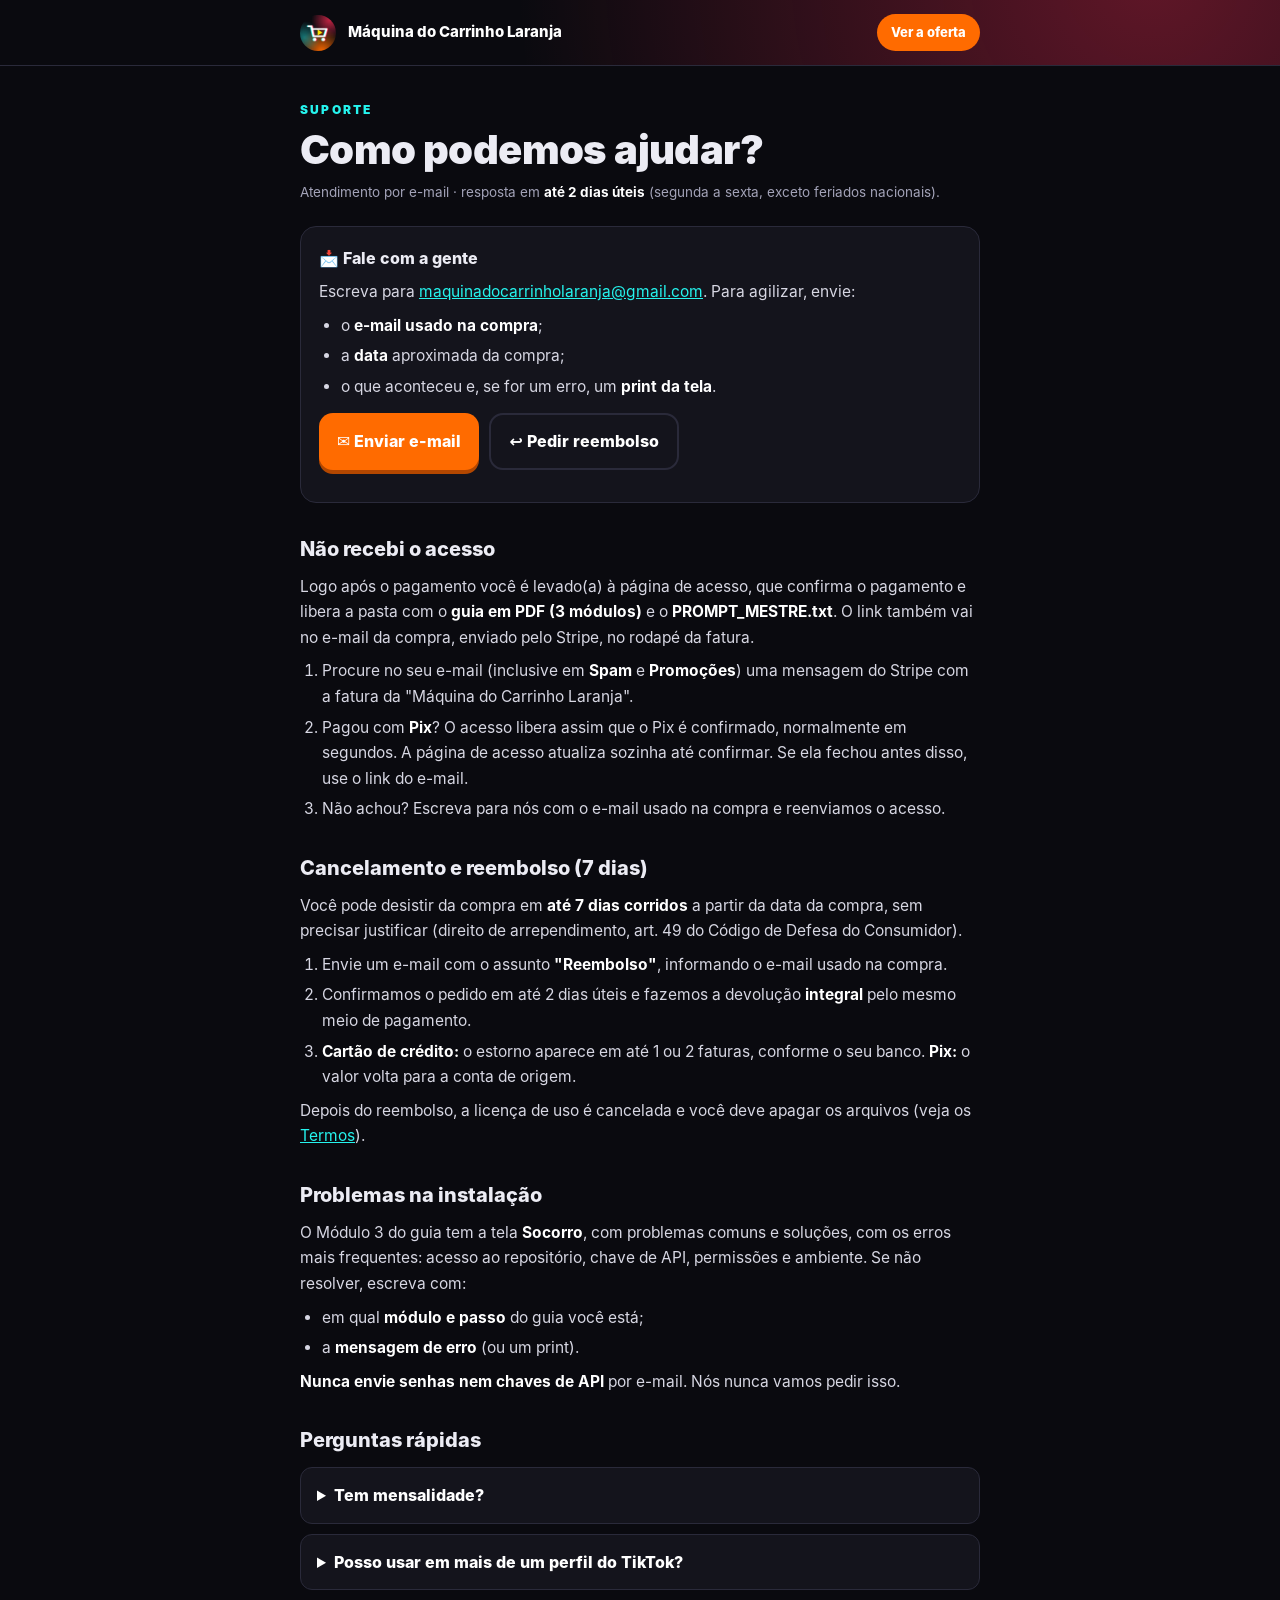
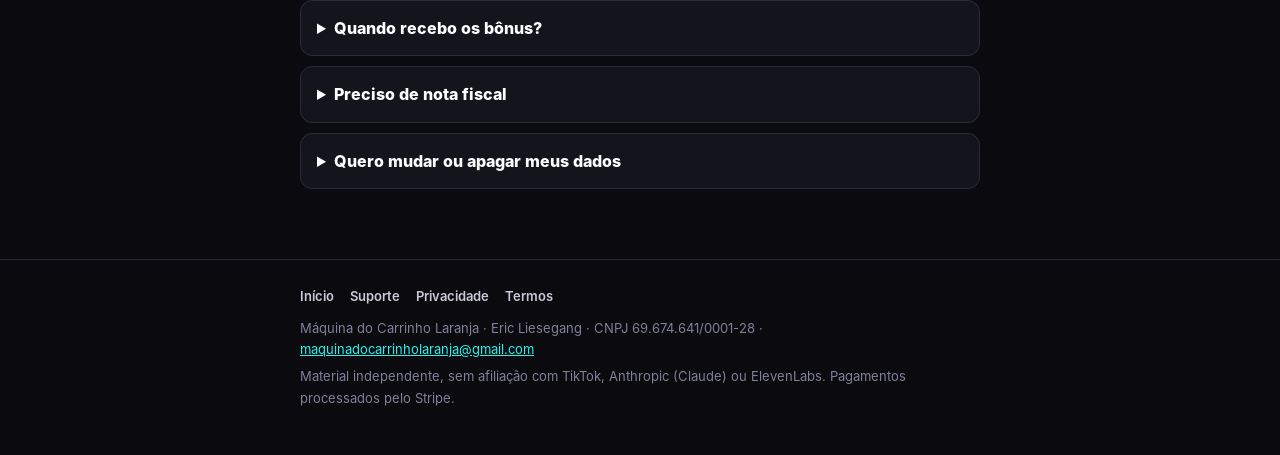
<file: suporte.html>
<!doctype html>
<html lang="pt-BR">
<head>
<meta charset="utf-8">
<meta name="viewport" content="width=device-width, initial-scale=1, viewport-fit=cover">
<title>Suporte | Máquina do Carrinho Laranja</title>
<meta name="description" content="Fale com o suporte da Máquina do Carrinho Laranja: acesso ao material, cancelamento e ajuda com a instalação.">
<meta name="theme-color" content="#0A0A0F">
<link rel="icon" type="image/png" href="img/favicon.png">
<link rel="stylesheet" href="css/fonte.css">
<link rel="stylesheet" href="css/pagina.css">
</head>
<body>
<header class="topo"><div class="wrap">
  <img src="img/icone-180.png" alt=""><a class="marca" href="./">Máquina do Carrinho Laranja</a>
  <a class="comprar" href="./#oferta">Ver a oferta</a>
</div></header>

<main><div class="wrap">
  <div class="kicker">Suporte</div>
  <h1>Como podemos ajudar?</h1>
  <p class="atualizado">Atendimento por e-mail · resposta em <b>até 2 dias úteis</b> (segunda a sexta, exceto feriados nacionais).</p>

  <div class="card">
    <h3>📩 Fale com a gente</h3>
    <p>Escreva para <a href="mailto:maquinadocarrinholaranja@gmail.com">maquinadocarrinholaranja@gmail.com</a>. Para agilizar, envie:</p>
    <ul>
      <li>o <b>e-mail usado na compra</b>;</li>
      <li>a <b>data</b> aproximada da compra;</li>
      <li>o que aconteceu e, se for um erro, um <b>print da tela</b>.</li>
    </ul>
    <div class="contato">
      <a class="btn" href="mailto:maquinadocarrinholaranja@gmail.com?subject=Suporte%20-%20M%C3%A1quina%20do%20Carrinho%20Laranja">✉️ Enviar e-mail</a>
      <a class="btn borda" href="mailto:maquinadocarrinholaranja@gmail.com?subject=Reembolso%20-%20M%C3%A1quina%20do%20Carrinho%20Laranja">↩️ Pedir reembolso</a>
    </div>
  </div>

  <h2>Não recebi o acesso</h2>
  <p>Logo após o pagamento você é levado(a) à página de acesso, que confirma o pagamento e libera a pasta com o <b>guia em PDF (3 módulos)</b> e o <b>PROMPT_MESTRE.txt</b>. O link também vai no e-mail da compra, enviado pelo Stripe, no rodapé da fatura.</p>
  <ol>
    <li>Procure no seu e-mail (inclusive em <b>Spam</b> e <b>Promoções</b>) uma mensagem do Stripe com a fatura da "Máquina do Carrinho Laranja".</li>
    <li>Pagou com <b>Pix</b>? O acesso libera assim que o Pix é confirmado, normalmente em segundos. A página de acesso atualiza sozinha até confirmar. Se ela fechou antes disso, use o link do e-mail.</li>
    <li>Não achou? Escreva para nós com o e-mail usado na compra e reenviamos o acesso.</li>
  </ol>

  <h2>Cancelamento e reembolso (7 dias)</h2>
  <p>Você pode desistir da compra em <b>até 7 dias corridos</b> a partir da data da compra, sem precisar justificar (direito de arrependimento, art. 49 do Código de Defesa do Consumidor).</p>
  <ol>
    <li>Envie um e-mail com o assunto <b>"Reembolso"</b>, informando o e-mail usado na compra.</li>
    <li>Confirmamos o pedido em até 2 dias úteis e fazemos a devolução <b>integral</b> pelo mesmo meio de pagamento.</li>
    <li><b>Cartão de crédito:</b> o estorno aparece em até 1 ou 2 faturas, conforme o seu banco. <b>Pix:</b> o valor volta para a conta de origem.</li>
  </ol>
  <p>Depois do reembolso, a licença de uso é cancelada e você deve apagar os arquivos (veja os <a href="termos.html">Termos</a>).</p>

  <h2>Problemas na instalação</h2>
  <p>O Módulo 3 do guia tem a tela <b>Socorro</b>, com problemas comuns e soluções, com os erros mais frequentes: acesso ao repositório, chave de API, permissões e ambiente. Se não resolver, escreva com:</p>
  <ul>
    <li>em qual <b>módulo e passo</b> do guia você está;</li>
    <li>a <b>mensagem de erro</b> (ou um print).</li>
  </ul>
  <p><b>Nunca envie senhas nem chaves de API</b> por e-mail. Nós nunca vamos pedir isso.</p>

  <h2>Perguntas rápidas</h2>
  <details><summary>Tem mensalidade?</summary><p>Não. O material é pagamento único. Os serviços usados pelo sistema (Claude, e opcionalmente ElevenLabs) são assinaturas suas, pagas diretamente a eles.</p></details>
  <details><summary>Posso usar em mais de um perfil do TikTok?</summary><p>Sim, os vídeos que você produz são seus e podem ir para os seus perfis. O que não pode é repassar ou revender o material (o guia e o prompt) para outras pessoas.</p></details>
  <details><summary>Quando recebo os bônus?</summary><p>A partir do 8º dia depois da compra, na mesma página de acesso que abriu após o pagamento (salve nos favoritos). Lá ficam o pacote de 60 hooks e a lista de produtos campeões da semana, atualizada toda semana. Abriu em outro aparelho e não aparece? Escreva para nós com o e-mail da compra.</p></details>
  <details><summary>Preciso de nota fiscal</summary><p>Peça por e-mail informando nome, CPF ou CNPJ e o e-mail da compra.</p></details>
  <details><summary>Quero mudar ou apagar meus dados</summary><p>Veja como exercer seus direitos na <a href="privacidade.html">Política de Privacidade</a> ou escreva para o nosso e-mail.</p></details>
</div></main>

<footer><div class="wrap">
  <nav><a href="./">Início</a><a href="suporte.html">Suporte</a><a href="privacidade.html">Privacidade</a><a href="termos.html">Termos</a></nav>
  <p>Máquina do Carrinho Laranja · Eric Liesegang · CNPJ 69.674.641/0001-28 · <a href="mailto:maquinadocarrinholaranja@gmail.com">maquinadocarrinholaranja@gmail.com</a></p>
  <p>Material independente, sem afiliação com TikTok, Anthropic (Claude) ou ElevenLabs. Pagamentos processados pelo Stripe.</p>
</div></footer>
<!-- Cloudflare Web Analytics: visitas anônimas, sem cookies (ver privacidade.html) -->
<script defer src="https://static.cloudflareinsights.com/beacon.min.js" data-cf-beacon='{"token": "e5b07121cb8c4eb0ac2bcfa3cac57cc4"}'></script>
</body>
</html>
</file>
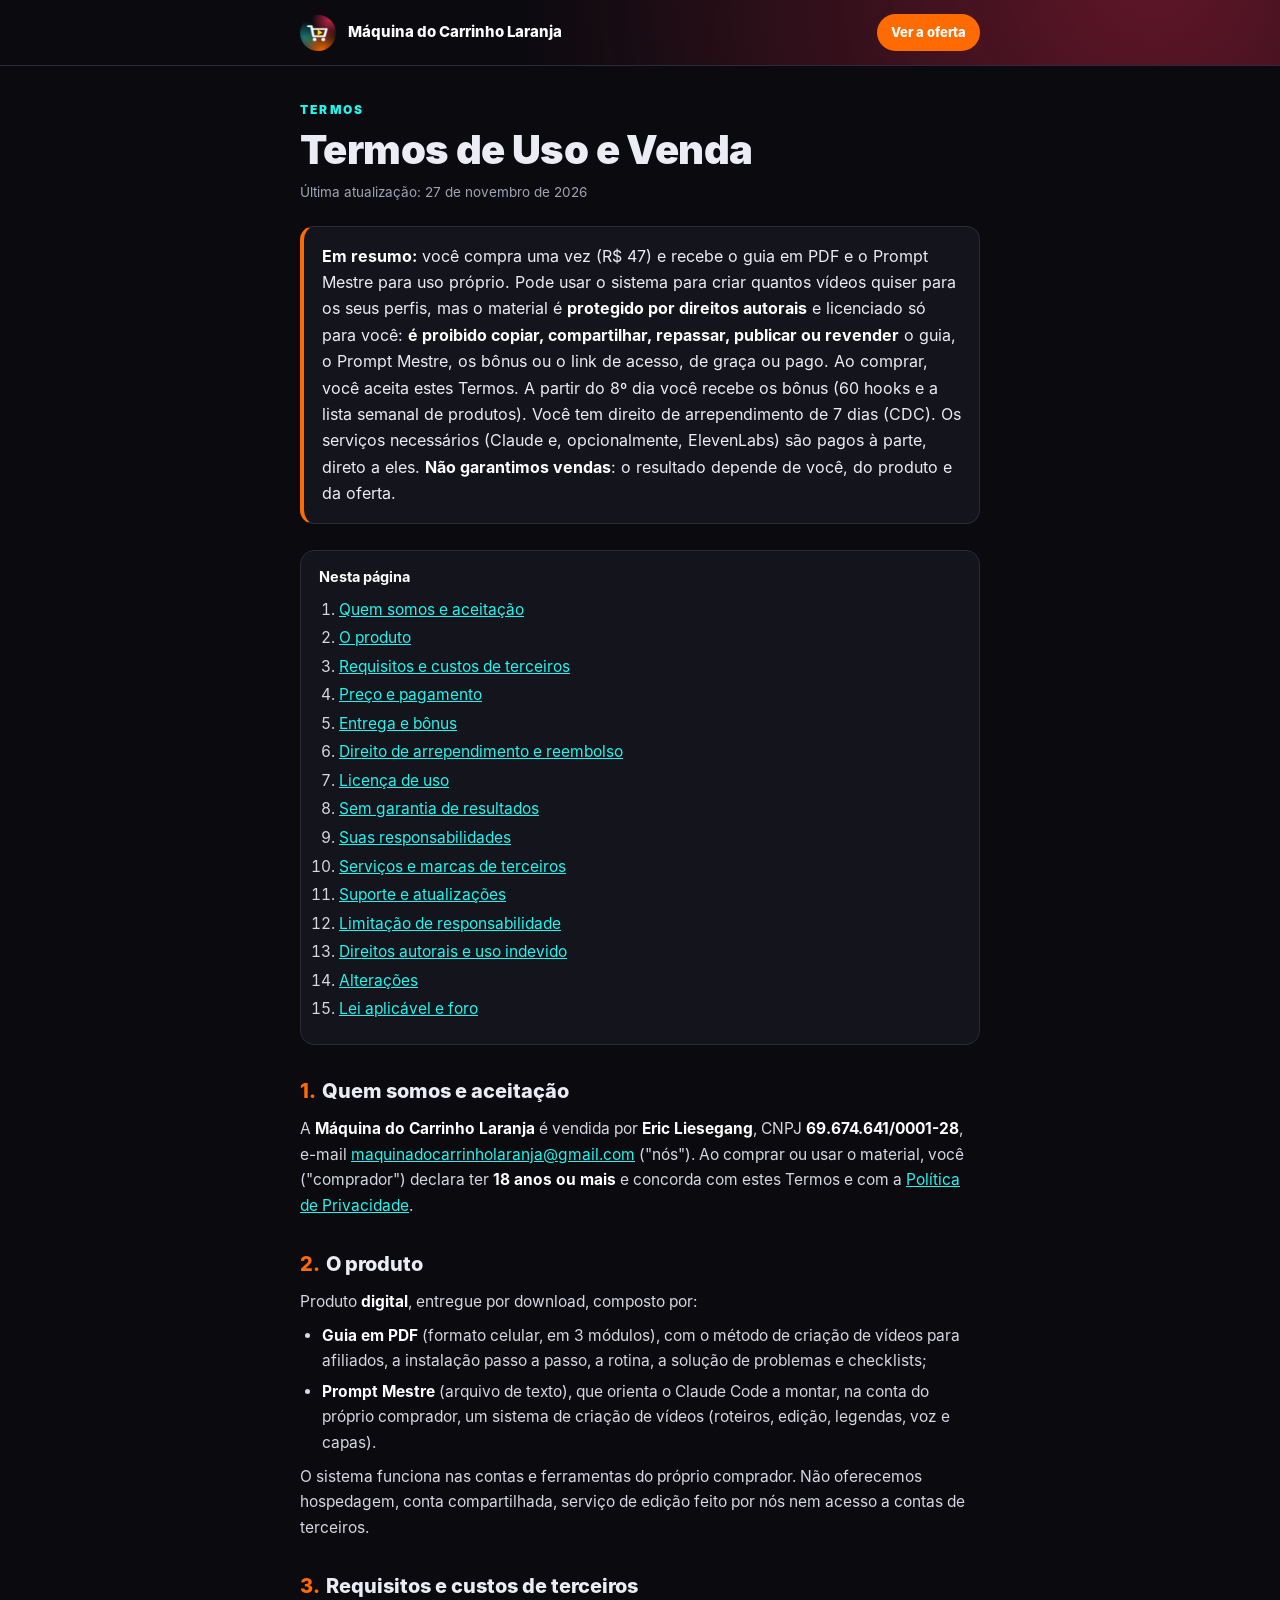
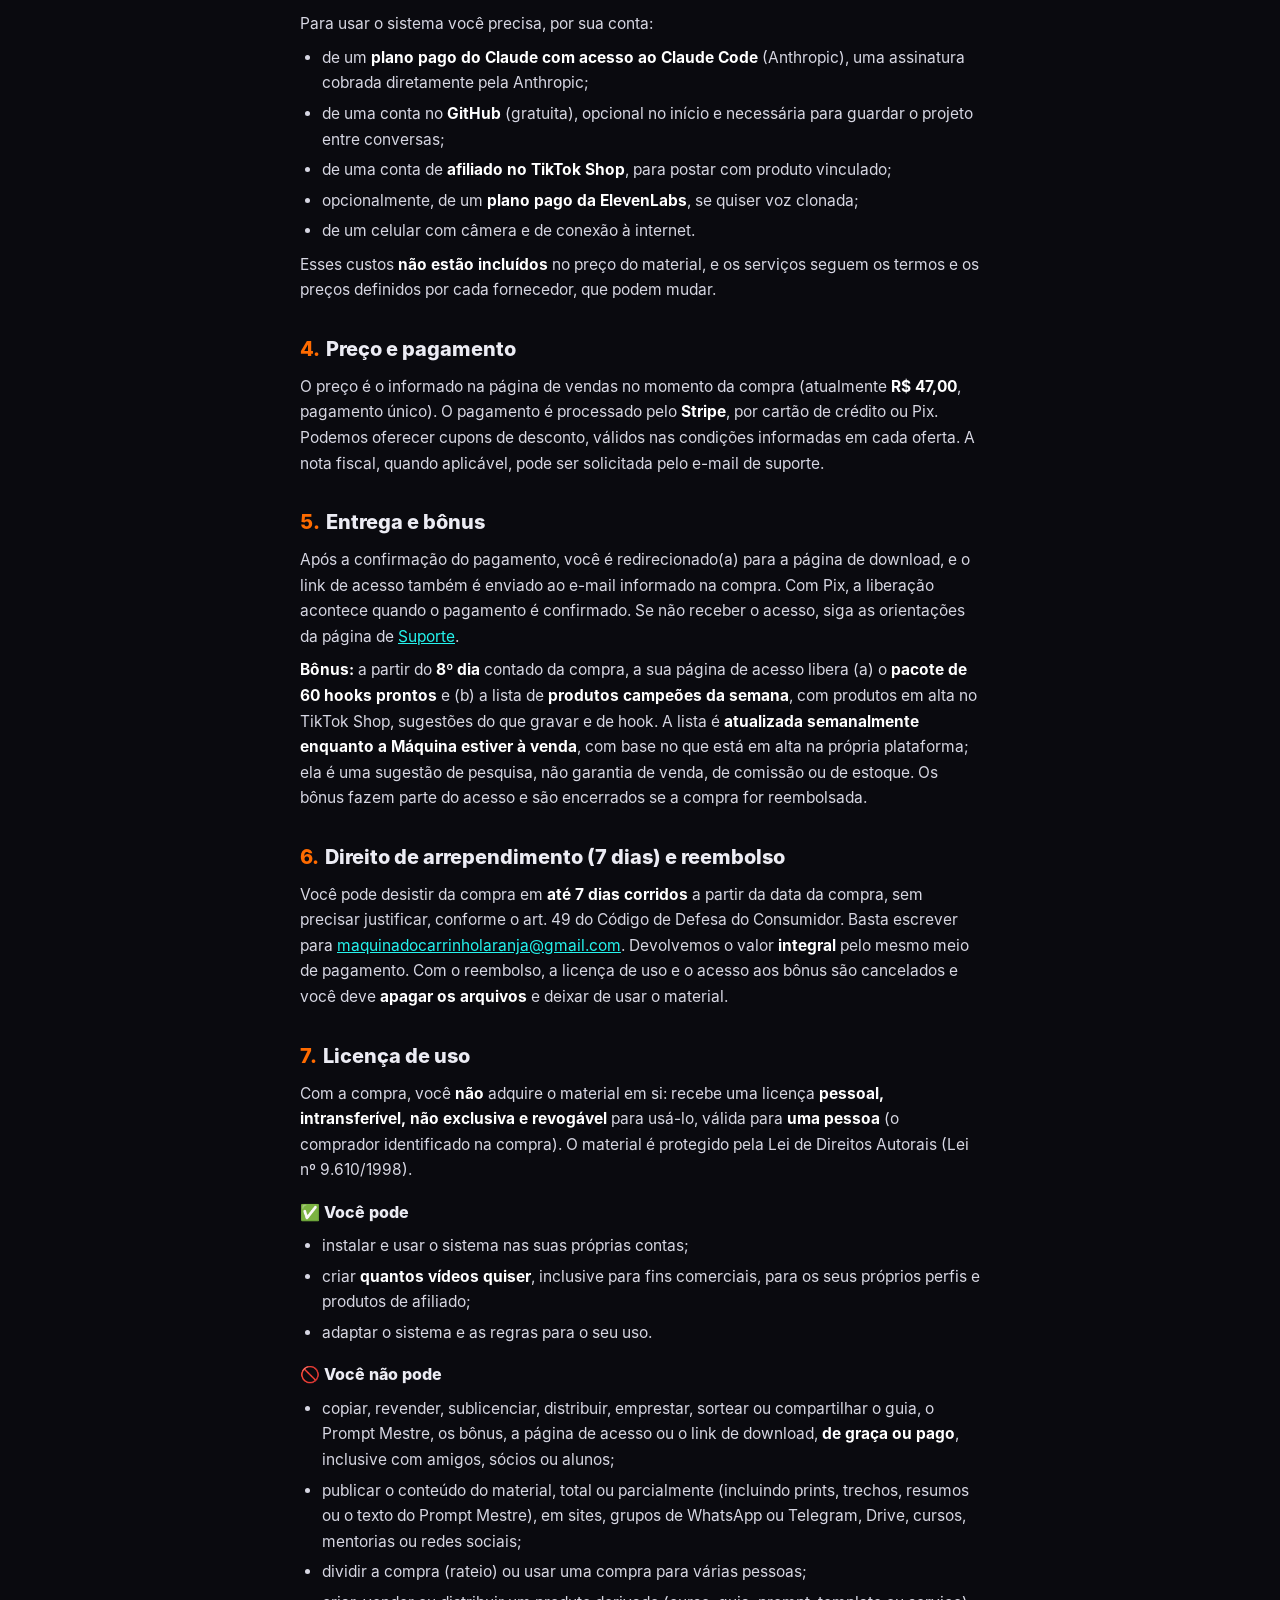
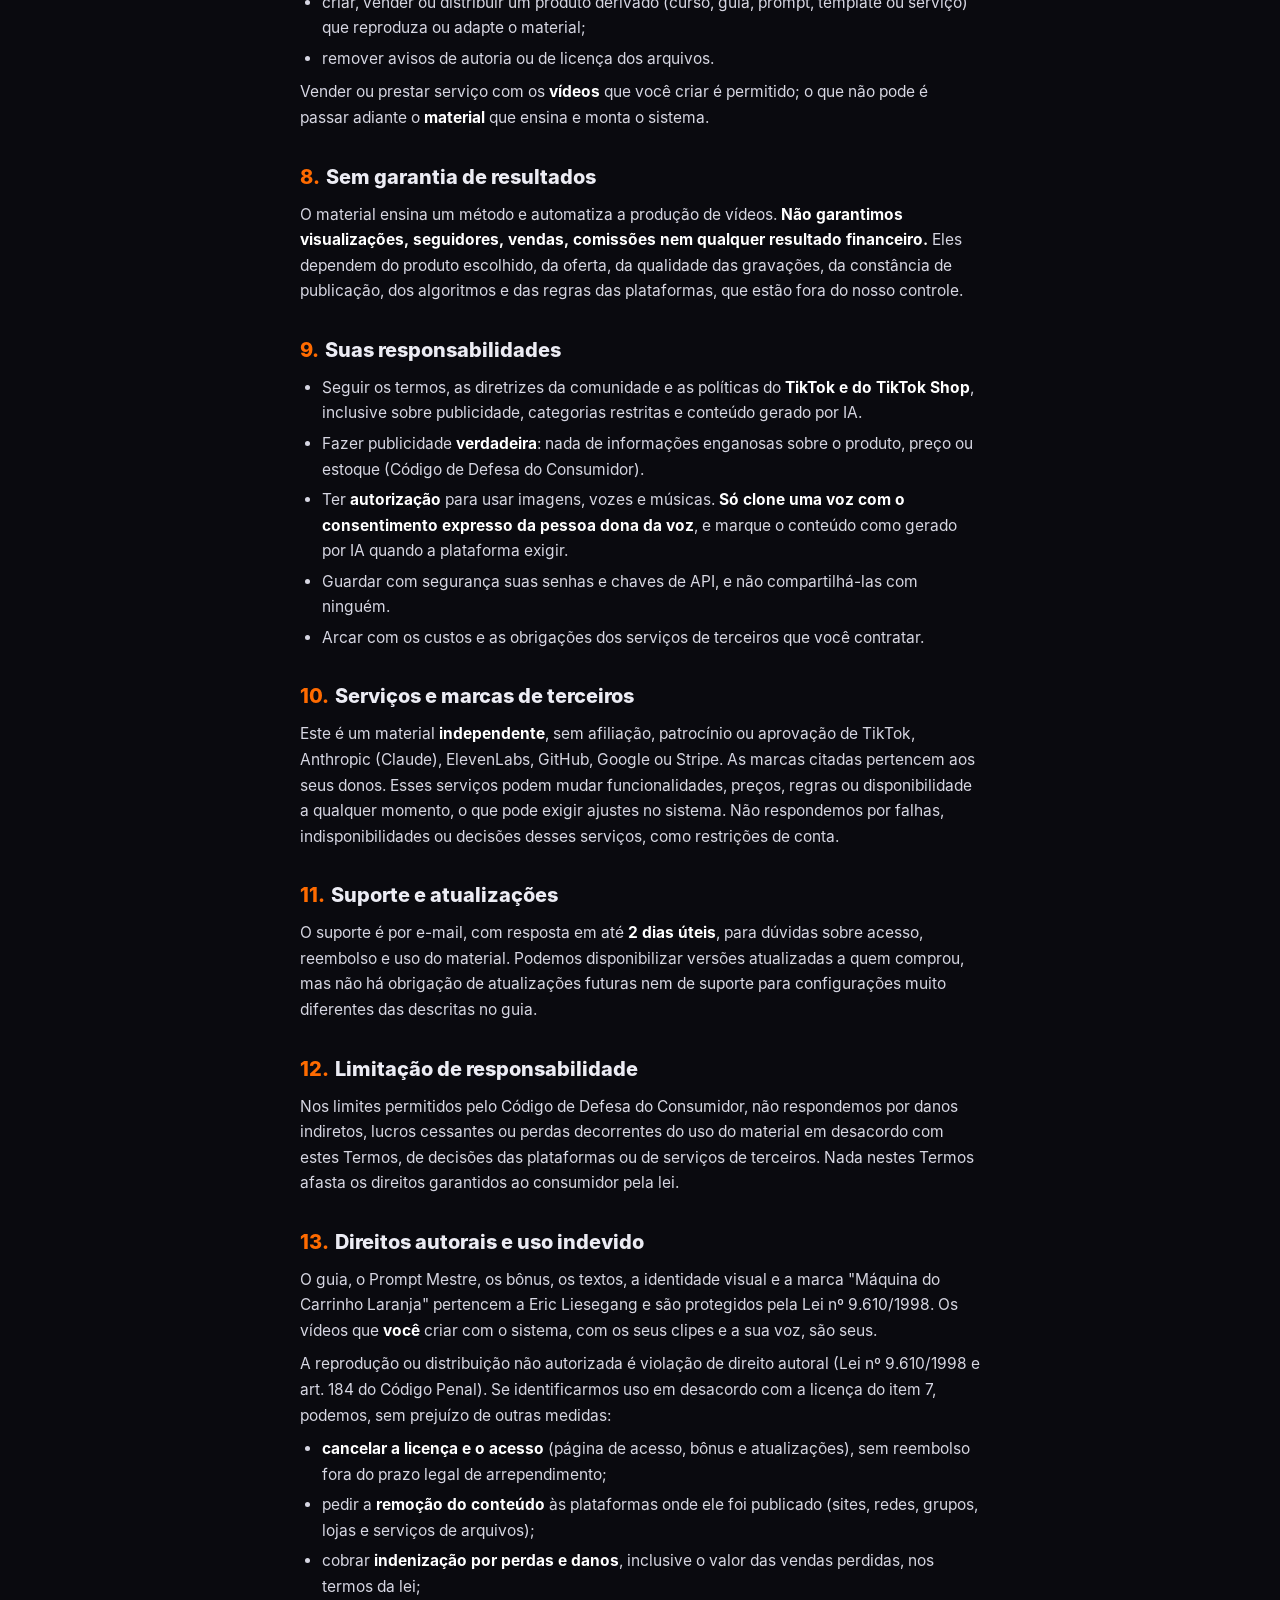
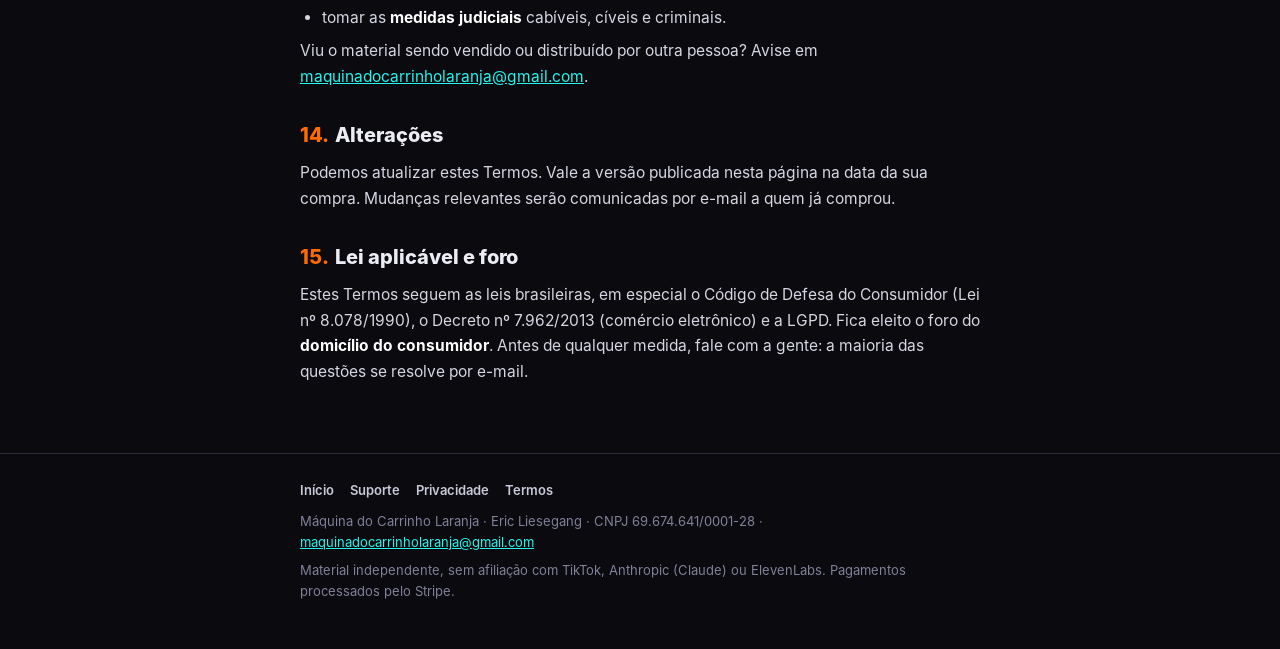
<file: termos.html>
<!doctype html>
<html lang="pt-BR">
<head>
<meta charset="utf-8">
<meta name="viewport" content="width=device-width, initial-scale=1, viewport-fit=cover">
<title>Termos de Uso e Venda | Máquina do Carrinho Laranja</title>
<meta name="description" content="Termos de uso e de venda da Máquina do Carrinho Laranja: produto, pagamento, entrega, direito de arrependimento e licença de uso.">
<meta name="theme-color" content="#0A0A0F">
<link rel="icon" type="image/png" href="img/favicon.png">
<link rel="stylesheet" href="css/fonte.css">
<link rel="stylesheet" href="css/pagina.css">
</head>
<body>
<header class="topo"><div class="wrap">
  <img src="img/icone-180.png" alt=""><a class="marca" href="./">Máquina do Carrinho Laranja</a>
  <a class="comprar" href="./#oferta">Ver a oferta</a>
</div></header>

<main><div class="wrap">
  <div class="kicker">Termos</div>
  <h1>Termos de Uso e Venda</h1>
  <p class="atualizado">Última atualização: 27 de novembro de 2026</p>

  <div class="resumo">
    <b>Em resumo:</b> você compra uma vez (R$ 47) e recebe o guia em PDF e o Prompt Mestre para uso próprio.
    Pode usar o sistema para criar quantos vídeos quiser para os seus perfis, mas o material é <b>protegido por
    direitos autorais</b> e licenciado só para você: <b>é proibido copiar, compartilhar, repassar, publicar ou revender</b>
    o guia, o Prompt Mestre, os bônus ou o link de acesso, de graça ou pago. Ao comprar, você aceita estes Termos. A partir do 8º dia você recebe os bônus (60 hooks e a lista semanal de produtos). Você tem direito de arrependimento de 7 dias (CDC). Os serviços necessários (Claude e, opcionalmente, ElevenLabs) são
    pagos à parte, direto a eles. <b>Não garantimos vendas</b>: o resultado depende de você, do produto e da oferta.
  </div>

  <div class="indice"><b>Nesta página</b><ol>
    <li><a href="#partes">Quem somos e aceitação</a></li><li><a href="#produto">O produto</a></li>
    <li><a href="#requisitos">Requisitos e custos de terceiros</a></li><li><a href="#pagamento">Preço e pagamento</a></li>
    <li><a href="#entrega">Entrega e bônus</a></li><li><a href="#garantia">Direito de arrependimento e reembolso</a></li>
    <li><a href="#licenca">Licença de uso</a></li><li><a href="#resultados">Sem garantia de resultados</a></li>
    <li><a href="#responsabilidades">Suas responsabilidades</a></li><li><a href="#terceiros">Serviços e marcas de terceiros</a></li>
    <li><a href="#suporte">Suporte e atualizações</a></li><li><a href="#limitacao">Limitação de responsabilidade</a></li>
    <li><a href="#propriedade">Direitos autorais e uso indevido</a></li><li><a href="#alteracoes">Alterações</a></li>
    <li><a href="#lei">Lei aplicável e foro</a></li>
  </ol></div>

  <h2 id="partes"><span class="n">1.</span>Quem somos e aceitação</h2>
  <p>A <b>Máquina do Carrinho Laranja</b> é vendida por <b>Eric Liesegang</b>, CNPJ <b>69.674.641/0001-28</b>,
  e-mail <a href="mailto:maquinadocarrinholaranja@gmail.com">maquinadocarrinholaranja@gmail.com</a>
  ("nós"). Ao comprar ou usar o material, você ("comprador") declara ter <b>18 anos ou mais</b> e concorda com estes
  Termos e com a <a href="privacidade.html">Política de Privacidade</a>.</p>

  <h2 id="produto"><span class="n">2.</span>O produto</h2>
  <p>Produto <b>digital</b>, entregue por download, composto por:</p>
  <ul>
    <li><b>Guia em PDF</b> (formato celular, em 3 módulos), com o método de criação de vídeos para afiliados, a instalação passo a passo, a rotina, a solução de problemas e checklists;</li>
    <li><b>Prompt Mestre</b> (arquivo de texto), que orienta o Claude Code a montar, na conta do próprio comprador, um sistema de criação de vídeos (roteiros, edição, legendas, voz e capas).</li>
  </ul>
  <p>O sistema funciona nas contas e ferramentas do próprio comprador. Não oferecemos hospedagem, conta compartilhada,
  serviço de edição feito por nós nem acesso a contas de terceiros.</p>

  <h2 id="requisitos"><span class="n">3.</span>Requisitos e custos de terceiros</h2>
  <p>Para usar o sistema você precisa, por sua conta:</p>
  <ul>
    <li>de um <b>plano pago do Claude com acesso ao Claude Code</b> (Anthropic), uma assinatura cobrada diretamente pela Anthropic;</li>
    <li>de uma conta no <b>GitHub</b> (gratuita), opcional no início e necessária para guardar o projeto entre conversas;</li>
    <li>de uma conta de <b>afiliado no TikTok Shop</b>, para postar com produto vinculado;</li>
    <li>opcionalmente, de um <b>plano pago da ElevenLabs</b>, se quiser voz clonada;</li>
    <li>de um celular com câmera e de conexão à internet.</li>
  </ul>
  <p>Esses custos <b>não estão incluídos</b> no preço do material, e os serviços seguem os termos e os preços
  definidos por cada fornecedor, que podem mudar.</p>

  <h2 id="pagamento"><span class="n">4.</span>Preço e pagamento</h2>
  <p>O preço é o informado na página de vendas no momento da compra (atualmente <b>R$ 47,00</b>, pagamento único).
  O pagamento é processado pelo <b>Stripe</b>, por cartão de crédito ou Pix. Podemos oferecer cupons de desconto,
  válidos nas condições informadas em cada oferta. A nota fiscal, quando aplicável, pode ser solicitada pelo e-mail
  de suporte.</p>

  <h2 id="entrega"><span class="n">5.</span>Entrega e bônus</h2>
  <p>Após a confirmação do pagamento, você é redirecionado(a) para a página de download, e o link de acesso também é
  enviado ao e-mail informado na compra. Com Pix, a liberação acontece quando o pagamento é confirmado. Se não
  receber o acesso, siga as orientações da página de <a href="suporte.html">Suporte</a>.</p>
  <p><b>Bônus:</b> a partir do <b>8º dia</b> contado da compra, a sua página de acesso libera (a) o <b>pacote de 60
  hooks prontos</b> e (b) a lista de <b>produtos campeões da semana</b>, com produtos em alta no TikTok Shop,
  sugestões do que gravar e de hook. A lista é <b>atualizada semanalmente enquanto a Máquina estiver à venda</b>,
  com base no que está em alta na própria plataforma; ela é uma sugestão de pesquisa, não garantia de venda, de
  comissão ou de estoque. Os bônus fazem parte do acesso e são encerrados se a compra for reembolsada.</p>

  <h2 id="garantia"><span class="n">6.</span>Direito de arrependimento (7 dias) e reembolso</h2>
  <p>Você pode desistir da compra em <b>até 7 dias corridos</b> a partir da data da compra, sem precisar justificar,
  conforme o art. 49 do Código de Defesa do Consumidor. Basta escrever para
  <a href="mailto:maquinadocarrinholaranja@gmail.com">maquinadocarrinholaranja@gmail.com</a>. Devolvemos o valor
  <b>integral</b> pelo mesmo meio de pagamento. Com o reembolso, a licença de uso e o acesso aos bônus são cancelados e você deve
  <b>apagar os arquivos</b> e deixar de usar o material.</p>

  <h2 id="licenca"><span class="n">7.</span>Licença de uso</h2>
  <p>Com a compra, você <b>não</b> adquire o material em si: recebe uma licença <b>pessoal, intransferível, não
  exclusiva e revogável</b> para usá-lo, válida para <b>uma pessoa</b> (o comprador identificado na compra). O material
  é protegido pela Lei de Direitos Autorais (Lei nº 9.610/1998).</p>
  <h3>✅ Você pode</h3>
  <ul>
    <li>instalar e usar o sistema nas suas próprias contas;</li>
    <li>criar <b>quantos vídeos quiser</b>, inclusive para fins comerciais, para os seus próprios perfis e produtos de afiliado;</li>
    <li>adaptar o sistema e as regras para o seu uso.</li>
  </ul>
  <h3>🚫 Você não pode</h3>
  <ul>
    <li>copiar, revender, sublicenciar, distribuir, emprestar, sortear ou compartilhar o guia, o Prompt Mestre, os
      bônus, a página de acesso ou o link de download, <b>de graça ou pago</b>, inclusive com amigos, sócios ou alunos;</li>
    <li>publicar o conteúdo do material, total ou parcialmente (incluindo prints, trechos, resumos ou o texto do
      Prompt Mestre), em sites, grupos de WhatsApp ou Telegram, Drive, cursos, mentorias ou redes sociais;</li>
    <li>dividir a compra (rateio) ou usar uma compra para várias pessoas;</li>
    <li>criar, vender ou distribuir um produto derivado (curso, guia, prompt, template ou serviço) que reproduza ou
      adapte o material;</li>
    <li>remover avisos de autoria ou de licença dos arquivos.</li>
  </ul>
  <p>Vender ou prestar serviço com os <b>vídeos</b> que você criar é permitido; o que não pode é passar adiante o
  <b>material</b> que ensina e monta o sistema.</p>

  <h2 id="resultados"><span class="n">8.</span>Sem garantia de resultados</h2>
  <p>O material ensina um método e automatiza a produção de vídeos. <b>Não garantimos visualizações, seguidores,
  vendas, comissões nem qualquer resultado financeiro.</b> Eles dependem do produto escolhido, da oferta, da qualidade
  das gravações, da constância de publicação, dos algoritmos e das regras das plataformas, que estão fora do nosso controle.</p>

  <h2 id="responsabilidades"><span class="n">9.</span>Suas responsabilidades</h2>
  <ul>
    <li>Seguir os termos, as diretrizes da comunidade e as políticas do <b>TikTok e do TikTok Shop</b>, inclusive sobre publicidade, categorias restritas e conteúdo gerado por IA.</li>
    <li>Fazer publicidade <b>verdadeira</b>: nada de informações enganosas sobre o produto, preço ou estoque (Código de Defesa do Consumidor).</li>
    <li>Ter <b>autorização</b> para usar imagens, vozes e músicas. <b>Só clone uma voz com o consentimento expresso da pessoa dona da voz</b>, e marque o conteúdo como gerado por IA quando a plataforma exigir.</li>
    <li>Guardar com segurança suas senhas e chaves de API, e não compartilhá-las com ninguém.</li>
    <li>Arcar com os custos e as obrigações dos serviços de terceiros que você contratar.</li>
  </ul>

  <h2 id="terceiros"><span class="n">10.</span>Serviços e marcas de terceiros</h2>
  <p>Este é um material <b>independente</b>, sem afiliação, patrocínio ou aprovação de TikTok, Anthropic (Claude),
  ElevenLabs, GitHub, Google ou Stripe. As marcas citadas pertencem aos seus donos. Esses serviços podem mudar
  funcionalidades, preços, regras ou disponibilidade a qualquer momento, o que pode exigir ajustes no sistema. Não
  respondemos por falhas, indisponibilidades ou decisões desses serviços, como restrições de conta.</p>

  <h2 id="suporte"><span class="n">11.</span>Suporte e atualizações</h2>
  <p>O suporte é por e-mail, com resposta em até <b>2 dias úteis</b>, para dúvidas sobre acesso, reembolso e uso do
  material. Podemos disponibilizar versões atualizadas a quem comprou, mas não há obrigação de atualizações futuras
  nem de suporte para configurações muito diferentes das descritas no guia.</p>

  <h2 id="limitacao"><span class="n">12.</span>Limitação de responsabilidade</h2>
  <p>Nos limites permitidos pelo Código de Defesa do Consumidor, não respondemos por danos indiretos, lucros cessantes
  ou perdas decorrentes do uso do material em desacordo com estes Termos, de decisões das plataformas ou de serviços
  de terceiros. Nada nestes Termos afasta os direitos garantidos ao consumidor pela lei.</p>

  <h2 id="propriedade"><span class="n">13.</span>Direitos autorais e uso indevido</h2>
  <p>O guia, o Prompt Mestre, os bônus, os textos, a identidade visual e a marca "Máquina do Carrinho Laranja"
  pertencem a Eric Liesegang e são protegidos pela Lei nº 9.610/1998. Os vídeos que <b>você</b> criar com o sistema,
  com os seus clipes e a sua voz, são seus.</p>
  <p>A reprodução ou distribuição não autorizada é violação de direito autoral (Lei nº 9.610/1998 e art. 184 do
  Código Penal). Se identificarmos uso em desacordo com a licença do item 7, podemos, sem prejuízo de outras medidas:</p>
  <ul>
    <li><b>cancelar a licença e o acesso</b> (página de acesso, bônus e atualizações), sem reembolso fora do prazo legal de arrependimento;</li>
    <li>pedir a <b>remoção do conteúdo</b> às plataformas onde ele foi publicado (sites, redes, grupos, lojas e serviços de arquivos);</li>
    <li>cobrar <b>indenização por perdas e danos</b>, inclusive o valor das vendas perdidas, nos termos da lei;</li>
    <li>tomar as <b>medidas judiciais</b> cabíveis, cíveis e criminais.</li>
  </ul>
  <p>Viu o material sendo vendido ou distribuído por outra pessoa? Avise em
  <a href="mailto:maquinadocarrinholaranja@gmail.com">maquinadocarrinholaranja@gmail.com</a>.</p>

  <h2 id="alteracoes"><span class="n">14.</span>Alterações</h2>
  <p>Podemos atualizar estes Termos. Vale a versão publicada nesta página na data da sua compra. Mudanças relevantes
  serão comunicadas por e-mail a quem já comprou.</p>

  <h2 id="lei"><span class="n">15.</span>Lei aplicável e foro</h2>
  <p>Estes Termos seguem as leis brasileiras, em especial o Código de Defesa do Consumidor (Lei nº 8.078/1990), o
  Decreto nº 7.962/2013 (comércio eletrônico) e a LGPD. Fica eleito o foro do <b>domicílio do consumidor</b>.
  Antes de qualquer medida, fale com a gente: a maioria das questões se resolve por e-mail.</p>
</div></main>

<footer><div class="wrap">
  <nav><a href="./">Início</a><a href="suporte.html">Suporte</a><a href="privacidade.html">Privacidade</a><a href="termos.html">Termos</a></nav>
  <p>Máquina do Carrinho Laranja · Eric Liesegang · CNPJ 69.674.641/0001-28 · <a href="mailto:maquinadocarrinholaranja@gmail.com">maquinadocarrinholaranja@gmail.com</a></p>
  <p>Material independente, sem afiliação com TikTok, Anthropic (Claude) ou ElevenLabs. Pagamentos processados pelo Stripe.</p>
</div></footer>
<!-- Cloudflare Web Analytics: visitas anônimas, sem cookies (ver privacidade.html) -->
<script defer src="https://static.cloudflareinsights.com/beacon.min.js" data-cf-beacon='{"token": "e5b07121cb8c4eb0ac2bcfa3cac57cc4"}'></script>
</body>
</html>
</file>
<file: css/fonte.css>
/* Inter (SIL OFL 1.1) servida pelo próprio site: nenhum dado de visitante vai para terceiros */
@font-face{font-family:"Inter";font-weight:400;font-style:normal;font-display:swap;src:url(../fonts/inter-400.woff2) format("woff2")}
@font-face{font-family:"Inter";font-weight:500;font-style:normal;font-display:swap;src:url(../fonts/inter-500.woff2) format("woff2")}
@font-face{font-family:"Inter";font-weight:600;font-style:normal;font-display:swap;src:url(../fonts/inter-600.woff2) format("woff2")}
@font-face{font-family:"Inter";font-weight:700;font-style:normal;font-display:swap;src:url(../fonts/inter-700.woff2) format("woff2")}
@font-face{font-family:"Inter";font-weight:800;font-style:normal;font-display:swap;src:url(../fonts/inter-800.woff2) format("woff2")}
@font-face{font-family:"Inter";font-weight:900;font-style:normal;font-display:swap;src:url(../fonts/inter-900.woff2) format("woff2")}
</file>
<file: css/pagina.css>
/* Páginas institucionais (suporte, privacidade, termos) — mesmo visual do site */
:root{ --preto:#0A0A0F; --preto2:#14141C; --borda:#2A2A3A; --texto:#ECECF4; --suave:#A3A3B8;
  --rosa:#FE2C55; --ciano:#25F4EE; --laranja:#FF6B00; --amarelo:#FFE600; --verde:#18C08F }
*{ box-sizing:border-box; margin:0; padding:0 }
html{ scroll-behavior:smooth }
body{ font-family:"Inter",system-ui,-apple-system,sans-serif; background:var(--preto); color:var(--texto); line-height:1.65; -webkit-font-smoothing:antialiased }
a{ color:var(--ciano) }
.wrap{ max-width:720px; margin:0 auto; padding:0 20px }
header.topo{ border-bottom:1px solid var(--borda); background:radial-gradient(circle at 90% -40%,rgba(254,44,85,.35),transparent 55%),var(--preto) }
header.topo .wrap{ display:flex; align-items:center; gap:12px; padding-top:14px; padding-bottom:14px }
header.topo img{ width:36px; height:36px; border-radius:50% }
header.topo a.marca{ color:#fff; text-decoration:none; font-weight:800; font-size:15px }
header.topo a.comprar{ margin-left:auto; white-space:nowrap; background:var(--laranja); color:#fff; text-decoration:none; font-weight:800; font-size:13px; padding:8px 14px; border-radius:99px }
main{ padding:34px 0 60px }
.kicker{ font-size:12px; font-weight:900; letter-spacing:2.2px; text-transform:uppercase; color:var(--ciano); margin-bottom:8px }
h1{ font-size:clamp(28px,7vw,40px); line-height:1.08; font-weight:900; letter-spacing:-.6px; margin-bottom:10px }
.atualizado{ color:var(--suave); font-size:13.5px; margin-bottom:22px }
.resumo{ background:var(--preto2); border:1px solid var(--borda); border-left:4px solid var(--laranja); border-radius:14px; padding:16px 18px; margin:18px 0 26px }
.resumo b{ color:#fff }
.indice{ background:var(--preto2); border:1px solid var(--borda); border-radius:14px; padding:14px 18px; margin-bottom:26px; font-size:14.5px }
.indice ol{ padding-left:20px } .indice li{ margin:3px 0 }
h2{ font-size:20px; font-weight:800; margin:30px 0 8px; scroll-margin-top:16px }
h2 .n{ color:var(--laranja); margin-right:6px }
h3{ font-size:16px; font-weight:800; margin:16px 0 4px }
p, li{ font-size:15.5px; color:#D7D7E3 }
p{ margin:8px 0 }
ul, ol{ padding-left:22px; margin:8px 0 }
li{ margin:5px 0 }
b, strong{ color:#fff }
table{ width:100%; border-collapse:collapse; margin:12px 0; font-size:14px }
th{ text-align:left; background:var(--preto2); color:#fff; padding:9px 10px; border:1px solid var(--borda) }
td{ padding:9px 10px; border:1px solid var(--borda); vertical-align:top; color:#D7D7E3 }
.card{ background:var(--preto2); border:1px solid var(--borda); border-radius:16px; padding:18px; margin:14px 0 }
.card h3{ margin-top:0 }
.contato{ display:flex; flex-wrap:wrap; gap:10px; margin:14px 0 }
.contato a.btn{ display:inline-flex; align-items:center; gap:8px; background:var(--laranja); color:#fff; text-decoration:none; font-weight:800; padding:13px 18px; border-radius:14px; box-shadow:0 4px 0 #B34700 }
.contato a.btn.borda{ background:transparent; border:2px solid var(--borda); box-shadow:none }
details{ background:var(--preto2); border:1px solid var(--borda); border-radius:12px; padding:14px 16px; margin:10px 0 }
summary{ font-weight:800; cursor:pointer; color:#fff }
footer{ border-top:1px solid var(--borda); padding:26px 0 40px; font-size:13px; color:#80809A }
footer p{ font-size:13px; color:#80809A; margin:6px 0 }
footer nav{ display:flex; flex-wrap:wrap; gap:6px 16px; margin-bottom:10px }
footer nav a{ color:#C9C9D9; text-decoration:none; font-weight:600 }
</file>
